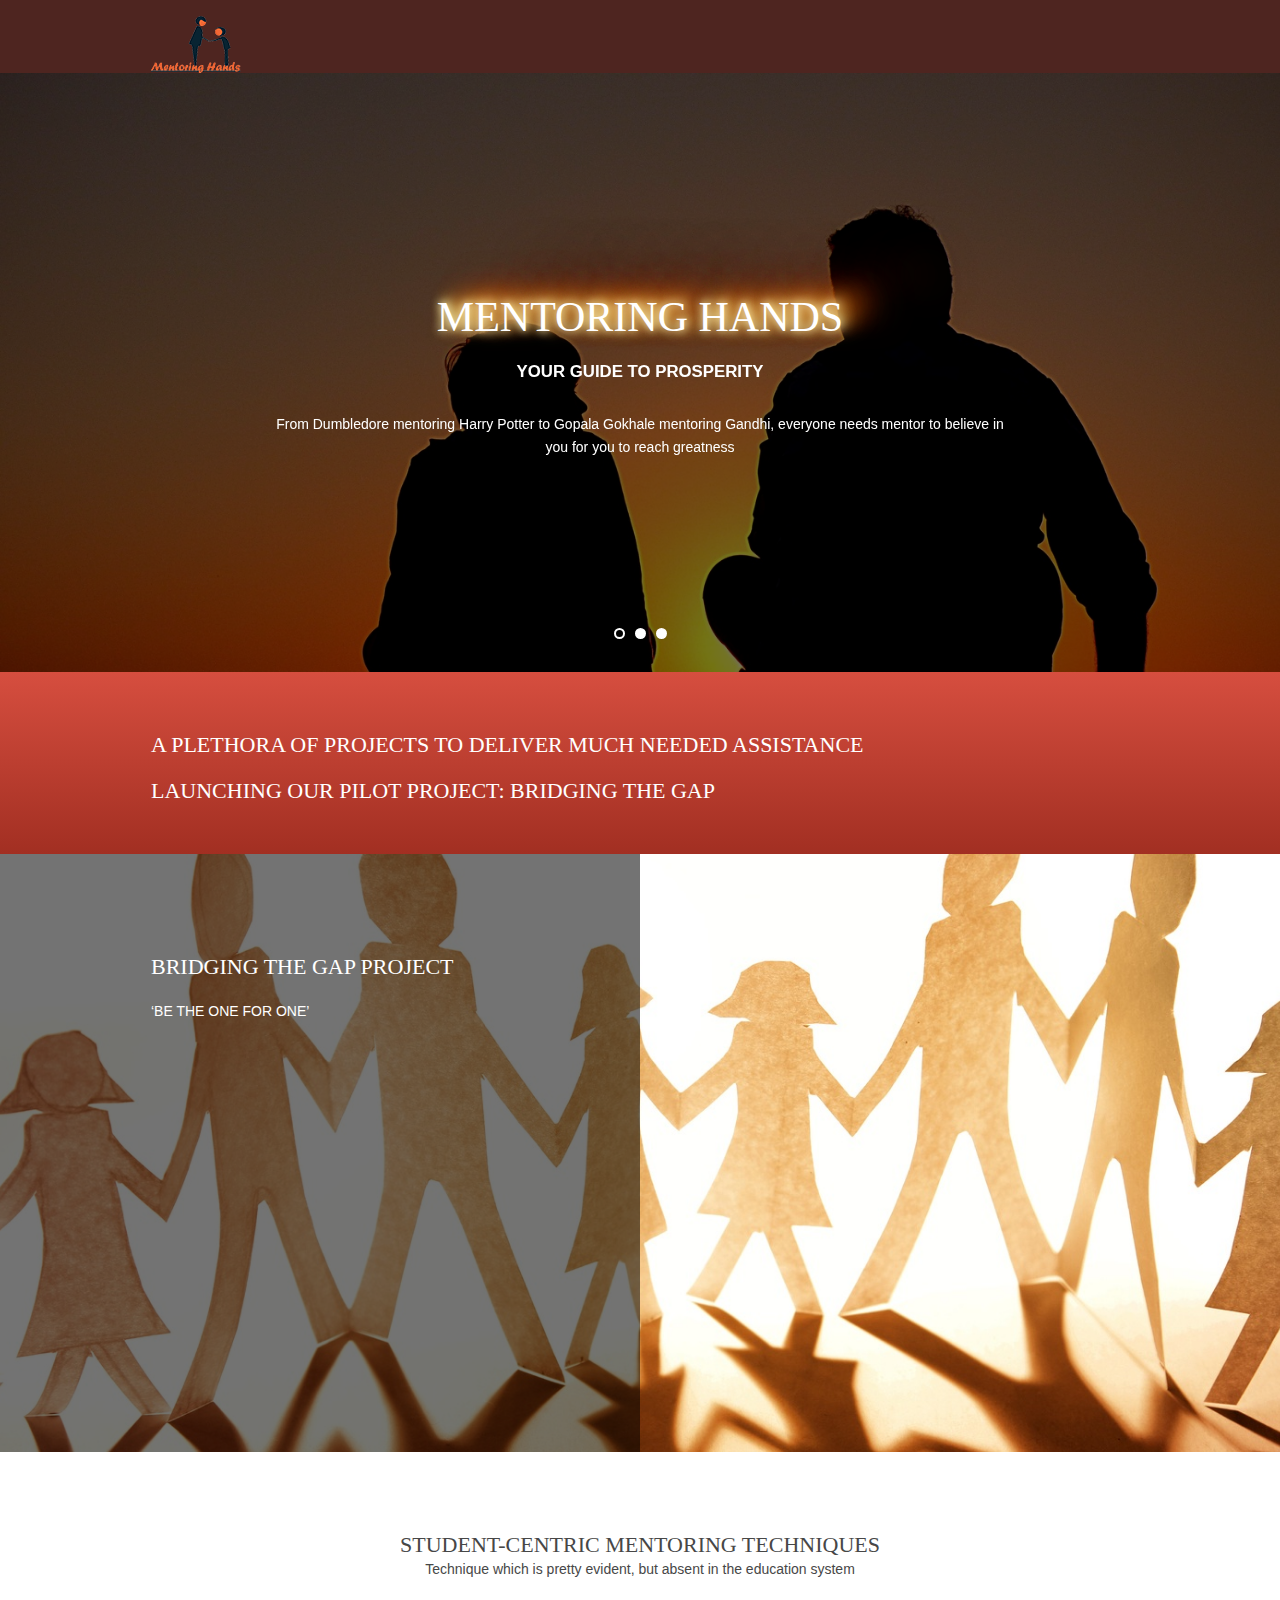
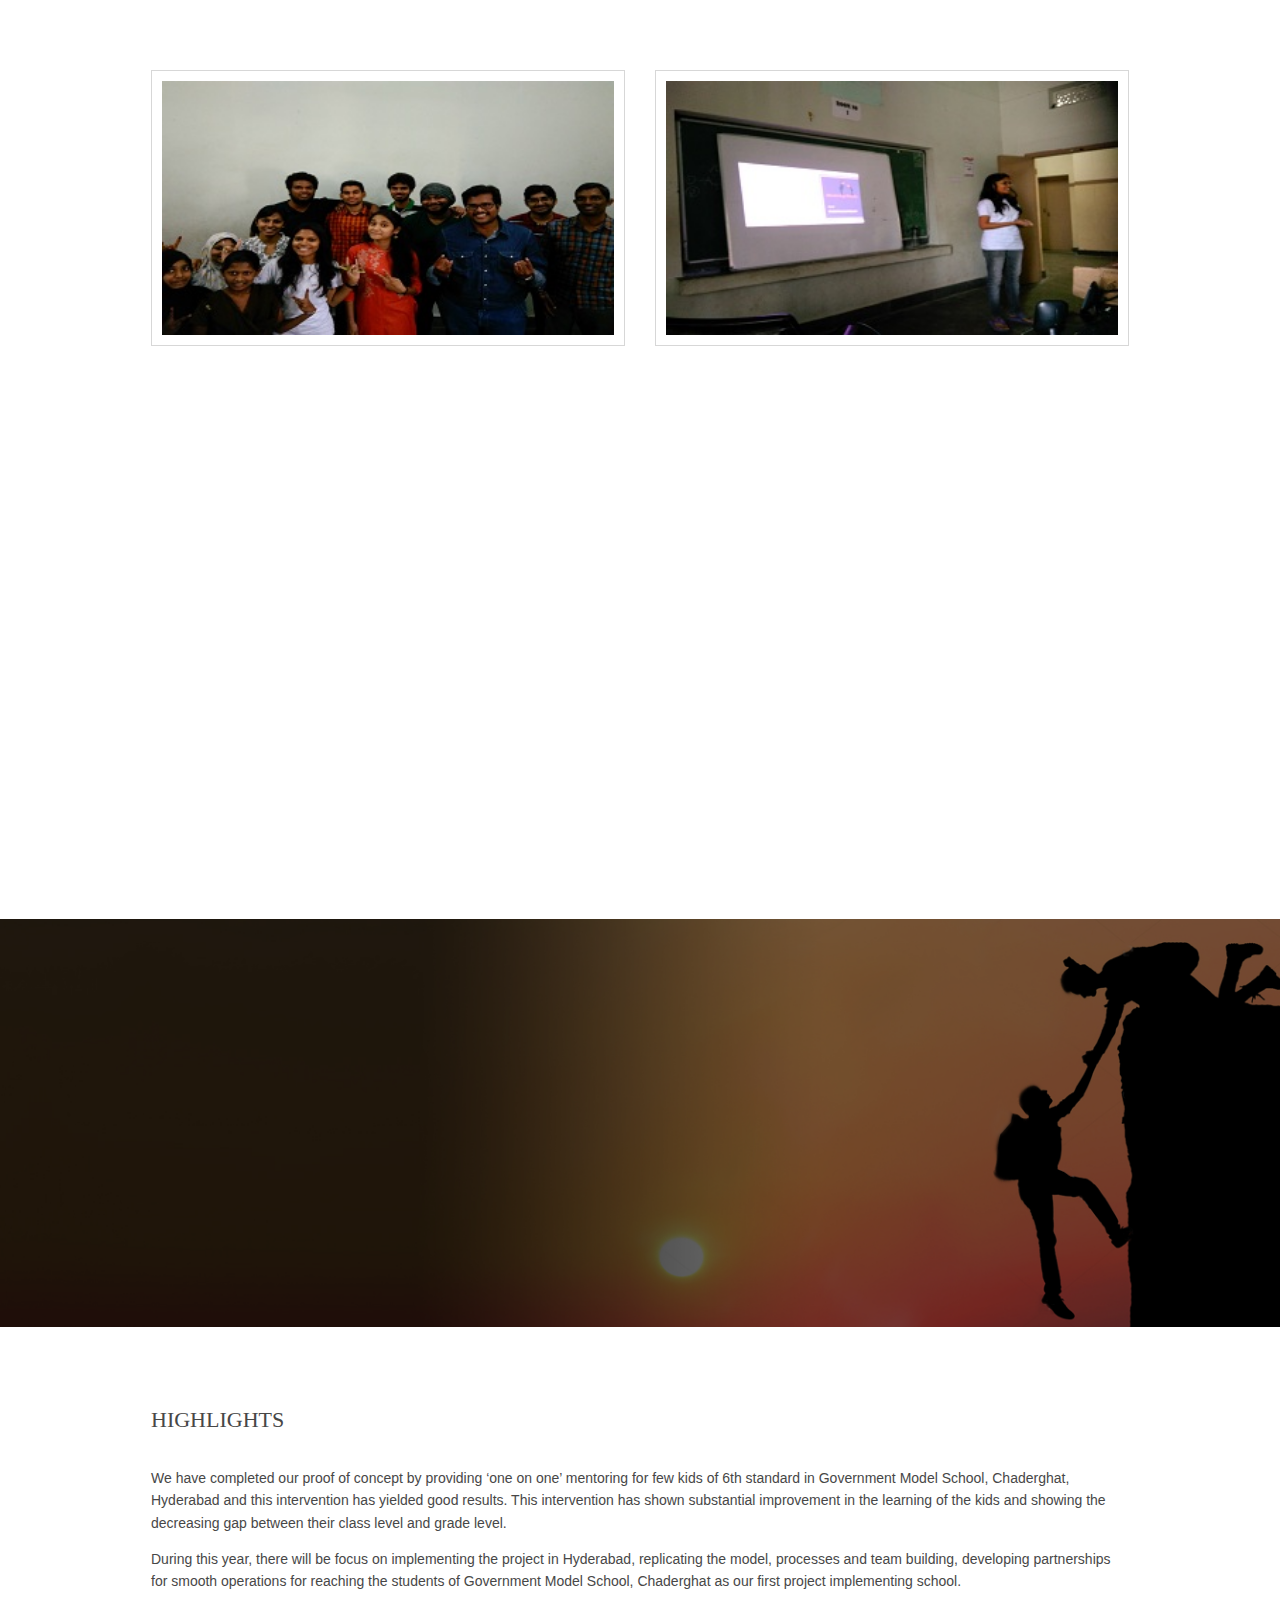
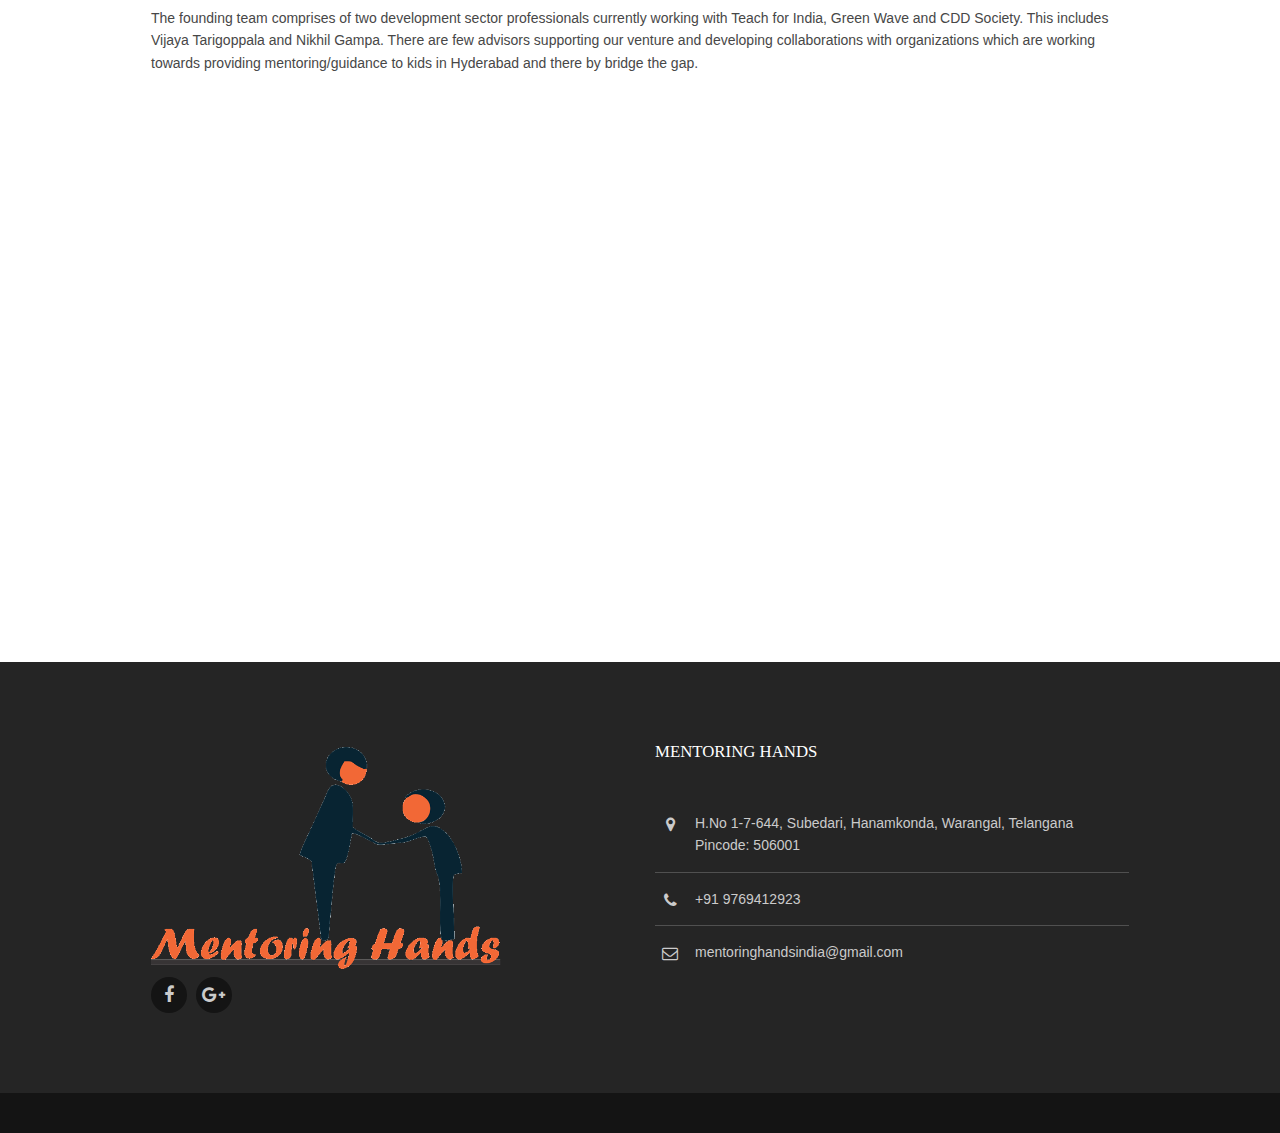
<file: index.html>
<!DOCTYPE html>
<!--
Template Name: Exative
Author: <a href="http://www.os-templates.com/">OS Templates</a>
Author URI: http://www.os-templates.com/
Licence: Free to use under our free template licence terms
Licence URI: http://www.os-templates.com/template-terms
-->
<html>
<head>
<title>Mentoring Hands</title>

<link rel="icon" 
      type="image/png" 
      href="images/demo/logo_title.png">

<meta charset="utf-8">
<meta name="viewport" content="width=device-width, initial-scale=1.0, maximum-scale=1.0, user-scalable=no">
<link href="layout/styles/layout.css" rel="stylesheet" type="text/css" media="all">
<link href="layout/styles/animate.css" rel="stylesheet" type="text/css" media="all">

</head>
<body id="top">
<!-- ################################################################################################ -->
<!-- ################################################################################################ -->
<!-- ################################################################################################ -->
<!--<div class="wrapper row0">
  <div id="topbar" class="hoc clear"> 
    <div class="fl_left">
      <ul>
        <li><i class="fa fa-phone"></i> +91 9769412923</li>
        <li><i class="fa fa-envelope-o"></i> mentoringhandsindia@gmail.com</li>
      </ul>
    </div>
    <div class="fl_right">
      <ul>
        <li><a href="#"><i class="fa fa-lg fa-home"></i></a></li>
        <li><a href="#">Login</a></li>
        <li><a href="#">Register</a></li>
      </ul>
    </div>
  </div>
</div> -->
<!-- ################################################################################################ -->
<!-- ################################################################################################ -->
<!-- ################################################################################################ -->
<div class="wrapper row1">
  <header id="header" class="hoc clear"> 
    <!-- ################################################################################################ -->
    <div id="logo" class="fl_left"><a href="index.html">
      <h1 class="wow flipInY" data-wow-duration="2s"><img src="images/demo/logo_small_top.png"></h1>
      <!--<h1>Mentoring Hands</h1>--></a>
    </div>
    <!--<nav id="mainav" class="fl_right">
      <ul class="clear">
        <li class="active"><a href="index.html">Home</a></li>
        <li><a class="drop" href="#">Pages</a>
          <ul>
            <li><a href="pages/gallery.html">Gallery</a></li>
            <li><a href="pages/full-width.html">Full Width</a></li>
            <li><a href="pages/sidebar-left.html">Sidebar Left</a></li>
            <li><a href="pages/sidebar-right.html">Sidebar Right</a></li>
            <li><a href="pages/basic-grid.html">Basic Grid</a></li>
          </ul>
        </li>
        <li><a class="drop" href="#">Dropdown</a>
          <ul>
            <li><a href="#">Level 2</a></li>
            <li><a class="drop" href="#">Level 2 + Drop</a>
              <ul>
                <li><a href="#">Level 3</a></li>
                <li><a href="#">Level 3</a></li>
                <li><a href="#">Level 3</a></li>
              </ul>
            </li>
            <li><a href="#">Level 2</a></li>
          </ul>
        </li>
        <li><a href="#">Link Text</a></li>
        <li><a href="#">Link Text</a></li>
      </ul>
    </nav> -->
    <!-- ################################################################################################ -->
  </header>
</div>
<!-- ################################################################################################ -->
<!-- ################################################################################################ -->
<!-- ################################################################################################ -->
<div class="bgded overlay" style="background-image:url('images/demo/backgrounds/01.jpg');">
  <div id="pageintro" class="hoc clear"> 
    <h3 class="burning wow flip" data-wow-duration="3s">Mentoring Hands</h3>
    <!-- ################################################################################################ -->
    <div class="flexslider basicslider">
      <ul class="slides">
        <li>
          <article>
            <!--<h3 class="heading">Mentoring Hands</h3>-->
            <p class="font-x1 uppercase bold">Your Guide to Prosperity</p>
            <p class="type-me">From Dumbledore mentoring Harry Potter to Gopala Gokhale mentoring Gandhi, everyone needs mentor to believe in you for you to reach greatness</p>
            
            <!--<footer>
              <ul class="nospace inline pushright">
                <li><a class="btn" href="#">Feugiat tellus</a></li>
                <li><a class="btn inverse" href="#">Tristique ornare</a></li>
              </ul>
            </footer>-->
          </article>
        </li>
        <li>
          <article>
            <!--<h3 class="heading">Efficitur etiam consectetur</h3>-->
            <p class="font-x1 uppercase bold">Community for Gaining Expert Guidance</p>
            <p class="type-me">Mentoring Hands is a platform connecting individuals in need of mentoring in a specific domain to individuals who have expertise and experience in the same</p>      
            <!--<footer>
              <ul class="nospace inline pushright">
                <li><a class="btn" href="#">Orci venenatis</a></li>
                <li><a class="btn inverse" href="#">Hendrerit quam</a></li>
              </ul>
            </footer>-->
          </article>
        </li>
        <li>
          <article>
            <!--<h3 class="heading">Facilisis nullam ornare</h3>-->
            <p class="font-x1 uppercase bold">A Global Mentoring Social Network</p>
            <p class="type-me">Ultimate aim to create a global network of individuals who can mutually benefit from each other</p>
            
            <!--<footer>
              <ul class="nospace inline pushright">
                <li><a class="btn" href="#">Turpis curabitur</a></li>
                <li><a class="btn inverse" href="#">Hendrerit feugiat</a></li>
              </ul>
            </footer>-->
          </article>
        </li>
      </ul>
    </div>
    <!-- ################################################################################################ -->
  </div>
</div>
<!-- ################################################################################################ -->
<!-- ################################################################################################ -->
<!-- ################################################################################################ -->
<div class="wrapper coloured">
  <article class="hoc cta clear"> 
    <!-- ################################################################################################ -->
    <h6 class="wow bounceInUp">A Plethora of projects to deliver much needed Assistance</h6>
    <h6 class="wow bounceInUp" data-wow-delay="0.2s">Launching our Pilot project: BRIDGING THE GAP</h6>
    <!--<footer class="one_quarter"><a class="btn" href=data-wow-delay="0.35s""#">Condimentum nulla &raquo;</a></footer>-->
    <!-- ################################################################################################ -->
  </article>
</div>
<!-- ################################################################################################ -->
<!-- ################################################################################################ -->
<!-- ################################################################################################ -->
<div class="wrapper bgded" style="background-image:url('images/demo/backgrounds/04.jpg');">
  <div class="hoc split clear">
    <section class="first"> 
      <!-- ################################################################################################ -->
      <!--<p class="nospace font-xs">Pulvinar scelerisque suscipit</p>-->
      <h6 class="heading wow rotateInDownLeft" data-wow-delay="0.3s">Bridging the Gap Project</h6>
      <p class="btmspace-15 wow rotateInUpRight" data-wow-delay="0.3s">‘BE THE ONE FOR ONE’</p>
      <p class="btmspace-30 wow rotateInDownLeft" data-wow-delay="0.5s">The learning outcomes from a Government school are slightly less than that of a private school not just because of how teachers operate in the school but also how teachers neglect identifying and giving special attention to those kids. As Government schools give free education and take in lot of admissions, the teacher–student ratio is disturbed.</p>
      <p class="btmspace-15 wow rotateInUpRight" data-wow-delay="0.7s">As per RTE (Right to Education Act), there should be one teacher teaching 30 students. But in most of the government schools, the students are 50 to 60 hence drastically reducing the attention required. Also, kids, coming from a very low income background, do not get any help from their parents in their studies as most of their parents are illiterate.</p>
      <!-- <ul class="fa-ul">
        <li><i class="fa-li fa fa-check-circle"></i> Do you know why most of us are not ready to join or do not encourage educating the kids from a Government school?</li>
        <li><i class="fa-li fa fa-check-circle"></i> Do you know why the learning outcomes from a Government school are slightly less than that of a private school?</li>
        <li><i class="fa-li fa fa-check-circle"></i> Enim tempus gravida elementum sodales</li>
      </ul> -->
      <!-- ################################################################################################ -->
    </section>
  </div>
</div>
<!-- ################################################################################################ -->
<!-- ################################################################################################ -->
<!-- ################################################################################################ -->
<div class="wrapper row3">
  <main class="hoc container clear"> 
    <!-- main body -->
    <!-- ################################################################################################ -->
    <div class="sectiontitle center">
      <h6 class="heading">Student-centric Mentoring Techniques</h6>
      <p>Technique which is pretty evident, but absent in the education system</p>
    </div>
    <div class="clear">
      <div>
      <img class="inspace-10 btmspace-80 upspace-10 borderedbox one_half first" src="images/demo/photo1.jpg" alt="">
        <img class="inspace-10 btmspace-80 upspace-10 borderedbox one_half" src="images/demo/photo2.jpg" alt=""></div>

        <ul class="nospace group">
          <li class="one_third first wow zoomIn">
            <article>
              <h6 class="heading font-x1">The WHY</h6>
              <p>The current education scenario in India is facing challenges and the stake is even higher in the government school education.</p>
              <ul class="fa-ul">
                <li><i class="fa-li fa fa-check-circle"></i> Low teacher to student ratio</li>
                <li><i class="fa-li fa fa-check-circle"></i> Existence of unofficial ‘No detention policy’ upto high school</li>
                <li><i class="fa-li fa fa-check-circle"></i> Grade level is mismatched with existing class of student</li>
                <li><i class="fa-li fa fa-check-circle"></i> Poor quality English and arithmetic foundation </li>
                <li><i class="fa-li fa fa-check-circle"></i> Increase in drop-out among kids with learning issues</li>
                <li><i class="fa-li fa fa-check-circle"></i> Kids get into some small errands for the survival of their family/get married.</li>
              </ul>
           
            </article>
          </li>
          <li class="one_third wow zoomIn" data-wow-delay="0.3s">
            <article>
              <h6 class="heading font-x1">The HOW</h6>
              <p>We ‘Bridge the Gap’ that exists in the kids by providing ‘One on One’ mentoring through mentor who is matched with the kid based on the skills, personality and location of the mentor.</p>
              <ul class="fa-ul">
                <li><i class="fa-li fa fa-check-circle"></i> The mentor is provided with the initial capacity building training</li>
                <li><i class="fa-li fa fa-check-circle"></i> We develop in-house modules for the kids based on background of the kids</li>
                <li><i class="fa-li fa fa-check-circle"></i> Constantly track the progress made in the kid with the help of mentor</li>
                <li><i class="fa-li fa fa-check-circle"></i> Building up the kid’s foundations in english and mathematics with the help of individual exercises etc</li>
                <li><i class="fa-li fa fa-check-circle"></i> Provide emotional support to the kids through times of change and help them to decide what to do next.</li>
              </ul>
           
            </article>
          </li>
          <li class="one_third wow zoomIn" data-wow-delay="0.6s">
            <article>
              <h6 class="heading font-x1">The WHAT</h6>
              <p>We provide regular support on a one on one basis to the kids studying in government school and mentor them to achieve greater independence in academics. </p>
              <ul class="fa-ul">
                <li><i class="fa-li fa fa-check-circle"></i> Bring the kid to the current grade level and improve their learning ability.</li>
                <li><i class="fa-li fa fa-check-circle"></i> Help the kids in realizing and achieving their personal aspirations and goals.</li>
                <li><i class="fa-li fa fa-check-circle"></i> This mentoring support also provides a fantastic learning and development opportunity for the mentors who wish to gain experience in the education sector by working at the grassroots by being the change they wish to see and be. </li>
              </ul>
            </article>
          </li>
        </ul>
      </div>
      
    </div>
    <!-- ################################################################################################ -->
    <!-- / main body -->
    <div class="clear"></div>
  </main>
</div>
<!-- ################################################################################################ -->
<!-- ################################################################################################ -->
<!-- ################################################################################################ -->
<div class="wrapper bgded overlay" style="background-image:url('images/demo/backgrounds/03.jpg');">
  <div id="testimonial" class="hoc container clear"> 
    <!-- ################################################################################################ -->
    <blockquote class="wow pulse" data-wow-iteration="2">Do not train a child to learn by force or harshness; but direct them to it by what amuses their minds, so that you may be better able to discover with accuracy the peculiar bent of the genius of each.</blockquote>
    <figure class="wow pulse" data-wow-iteration="2"><img class="circle" src="images/demo/60x60plato.jpg" alt="">
      <figcaption><strong>Plato</strong><br></figcaption>
    </figure>
    <!-- ################################################################################################ -->
  </div>
</div>
<!-- ################################################################################################ -->
<!-- ################################################################################################ -->
<!-- ################################################################################################ -->
<div class="wrapper row3">
  <section class="hoc container clear"> 
    <!-- ################################################################################################ -->
      <h6 class="heading">Highlights</h6>
      <div class="group latest">
      <p>We have completed our proof of concept by providing ‘one on one’ mentoring for few kids of 6th standard in Government Model School, Chaderghat, Hyderabad and this intervention has yielded good results. This intervention has shown substantial improvement in the learning of the kids and showing the decreasing gap between their class level and grade level.</p>
      <p>During this year, there will be focus on implementing the project in Hyderabad, replicating the model, processes and team building, developing partnerships for smooth operations for reaching the students of Government Model School, Chaderghat as our first project implementing school.</p> 
      <p>The founding team comprises of two development sector professionals currently working with Teach for India, Green Wave and CDD Society. This includes Vijaya Tarigoppala and Nikhil Gampa. There are few advisors supporting our venture and developing collaborations with organizations which are working towards providing mentoring/guidance to kids in Hyderabad and there by bridge the gap.</p>
      </div>
      <div class="founders upspace-20">
      <a class="rounded" href="http://www.facebook.com/nikhil.nit"><img class="one_half first wow zoomIn" src="images/demo/nikhil.jpg"></a>
      <a class="rounded" href="http://www.facebook.com/vijaya.vijju.94"><img class="one_half wow zoomIn" data-wow-delay="0.5s" src="images/demo/vijaya.jpg"></a>
      </div>
    <!-- ################################################################################################ -->
  </section>
</div>
<!-- ################################################################################################ -->
<!-- ################################################################################################ -->
<!-- ################################################################################################ -->
<div class="wrapper row4">
  <footer id="footer" class="hoc clear"> 
    <!-- ################################################################################################ -->
    <div class="one_half first">
      <img src="images/demo/logo_medium.png">
      <!--
      <h6 class="heading">Mentoring Hands</h6>

      <nav>
        <ul class="nospace">
          <li><a href="#"><i class="fa fa-lg fa-home"></i></a></li>
          <li><a href="#">About</a></li>
          <li><a href="#">Contact</a></li>
          <li><a href="#">Terms</a></li>
          <li><a href="#">Privacy</a></li>
          <li><a href="#">Cookies</a></li>
          <li><a href="#">Disclaimer</a></li>
          <li><a href="#">Online Shop</a></li>
          <li><a href="#">Sitemap</a></li>
        </ul>
      </nav>-->
      <ul class="faico clear">
        <li><a class="faicon-facebook" href="https://facebook.com/mentoringhands/"><i class="fa fa-facebook"></i></a></li>
        <!--<li><a class="faicon-twitter" href="#"><i class="fa fa-twitter"></i></a></li>
        <li><a class="faicon-linkedin" href="#"><i class="fa fa-linkedin"></i></a></li>-->
        <li><a class="faicon-google-plus" href="Mentoringhandsindia@gmail.com"><i class="fa fa-google-plus"></i></a></li>
      </ul>
    </div>
    <div class="one_half">
      <h6 class="heading">Mentoring Hands</h6>
      <ul class="nospace linklist contact">
        <li><i class="fa fa-map-marker"></i>
          <address>
          H.No 1-7-644, Subedari, Hanamkonda, Warangal, Telangana Pincode: 506001
          </address>
        </li>
        <li><i class="fa fa-phone"></i> +91 9769412923</li>
        <li><i class="fa fa-envelope-o"></i> mentoringhandsindia@gmail.com</li>
      </ul>
    </div>
    <!--<div class="one_third">
      <h6 class="heading">Mentoring Hands6>
      <form method="post" action="#">
        <fieldset>
          <legend>Newsletter:</legend>
          <input class="btmspace-15" type="text" value="" placeholder="Name">
          <input class="btmspace-15" type="text" value="" placeholder="Email">
          <button type="submit" value="submit">Submit</button>
        </fieldset>
      </form>
    </div>-->
    <!-- ################################################################################################ -->
  </footer>
</div>
<!-- ################################################################################################ -->
<!-- ################################################################################################ -->
<!-- ################################################################################################ -->
<div class="wrapper row5">
  <div id="copyright" class="hoc clear"> 
    <!-- ###############################################################################################
    <p class="fl_left">Copyright &copy; 2016 - All Rights Reserved - <a href="#">Domain Name</a></p>
    <p class="fl_right">Template by <a target="_blank" href="http://www.os-templates.com/" title="Free Website Templates">OS Templates</a></p>
     ################################################################################################ -->
  </div>
</div>
<!-- ################################################################################################ -->
<!-- ################################################################################################ -->
<!-- ################################################################################################ -->
<a id="backtotop" href="#top"><i class="fa fa-chevron-up"></i></a>
<!-- JAVASCRIPTS -->
<!-- <script>
$(document).ready(function() 
{
    $('.burning').burn();});
</script> -->


<script src="layout/scripts/jquery.min.js"></script>
<script src="layout/scripts/jquery.backtotop.js"></script>
<script src="layout/scripts/jquery.mobilemenu.js"></script>
<script src="layout/scripts/jquery.flexslider-min.js"></script>
<script src="http://ajax.googleapis.com/ajax/libs/jquery/1.11.3/jquery.min.js"></script>
<script src="js/wow.min.js"></script>
<script src="js/wow_active.js"></script>
<script src="js/burn-master/jquery.burn.js"></script>
<script src="js/head_burn.js"></script>
</body>
</html>
</file>
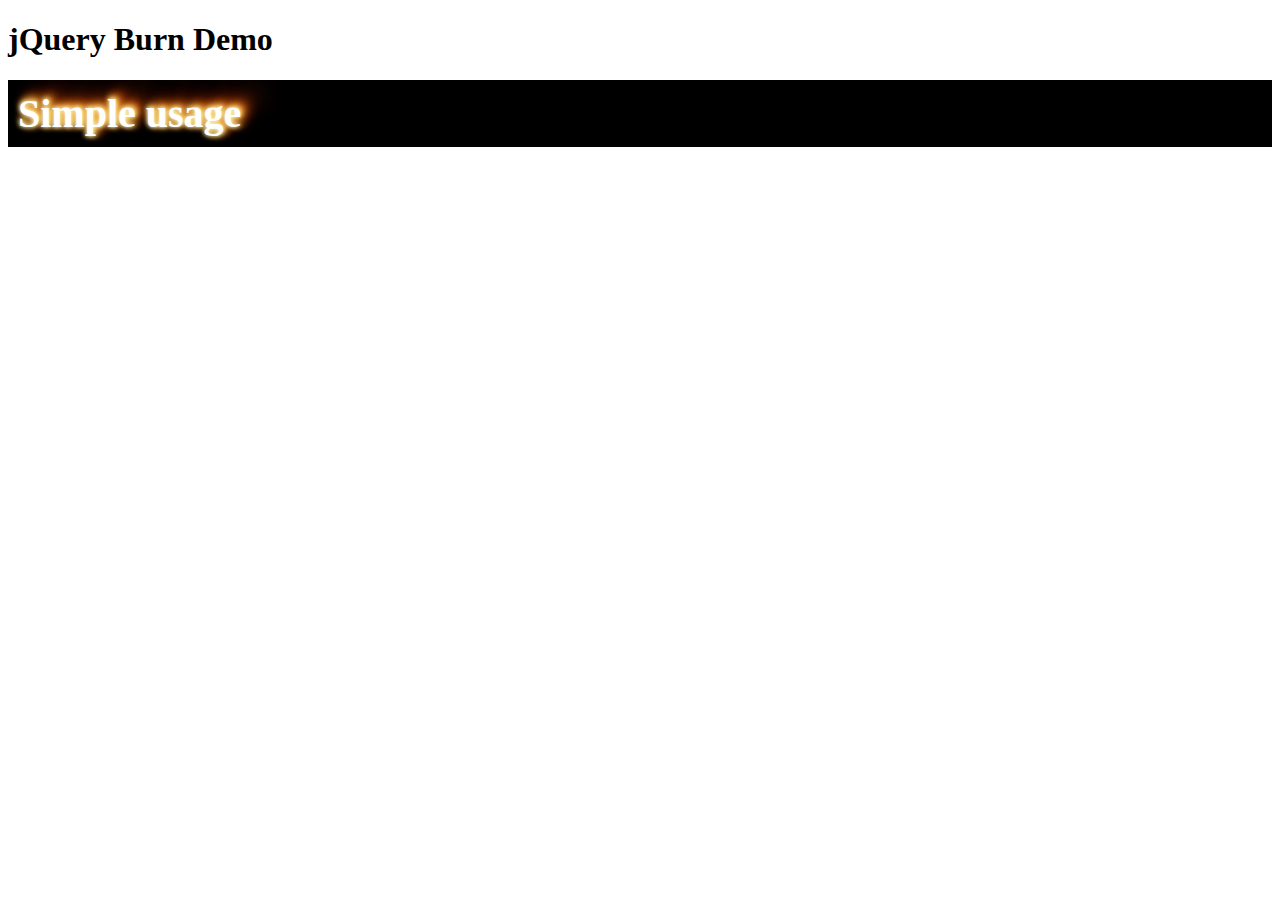
<file: js/burn-master/demo/index.html>
<!DOCTYPE html>
<html lang="en">
  <head>
    <title>jQuery Burn Demo</title>

    <meta charset="utf-8">
    <meta name="viewport" content="width=device-width, initial-scale=1.0">
    <meta name="description" content="A jquery plugin to add a burning effect to text">
    <meta name="author" content="Kevin Attfield">

    <link href="css/style.css" rel="stylesheet">
  </head>
  <body>
    <h1>jQuery Burn Demo</h1>
    <p class="burn-holder"><span class="burning">Simple usage</span></p>

    <script src="http://ajax.googleapis.com/ajax/libs/jquery/1.8.2/jquery.min.js"></script>
    <script>
    if(typeof jQuery === 'undefined'){
      document.write(unescape("%3Cscript%20src%3D%27assets/jquery/jquery.js%27%3E%3C/script%3E"));
    }
    </script>
    <script src="js/jquery.burn.min.js"></script>
    <script src="js/scripts.js"></script>
  </body>
</html>
</file>
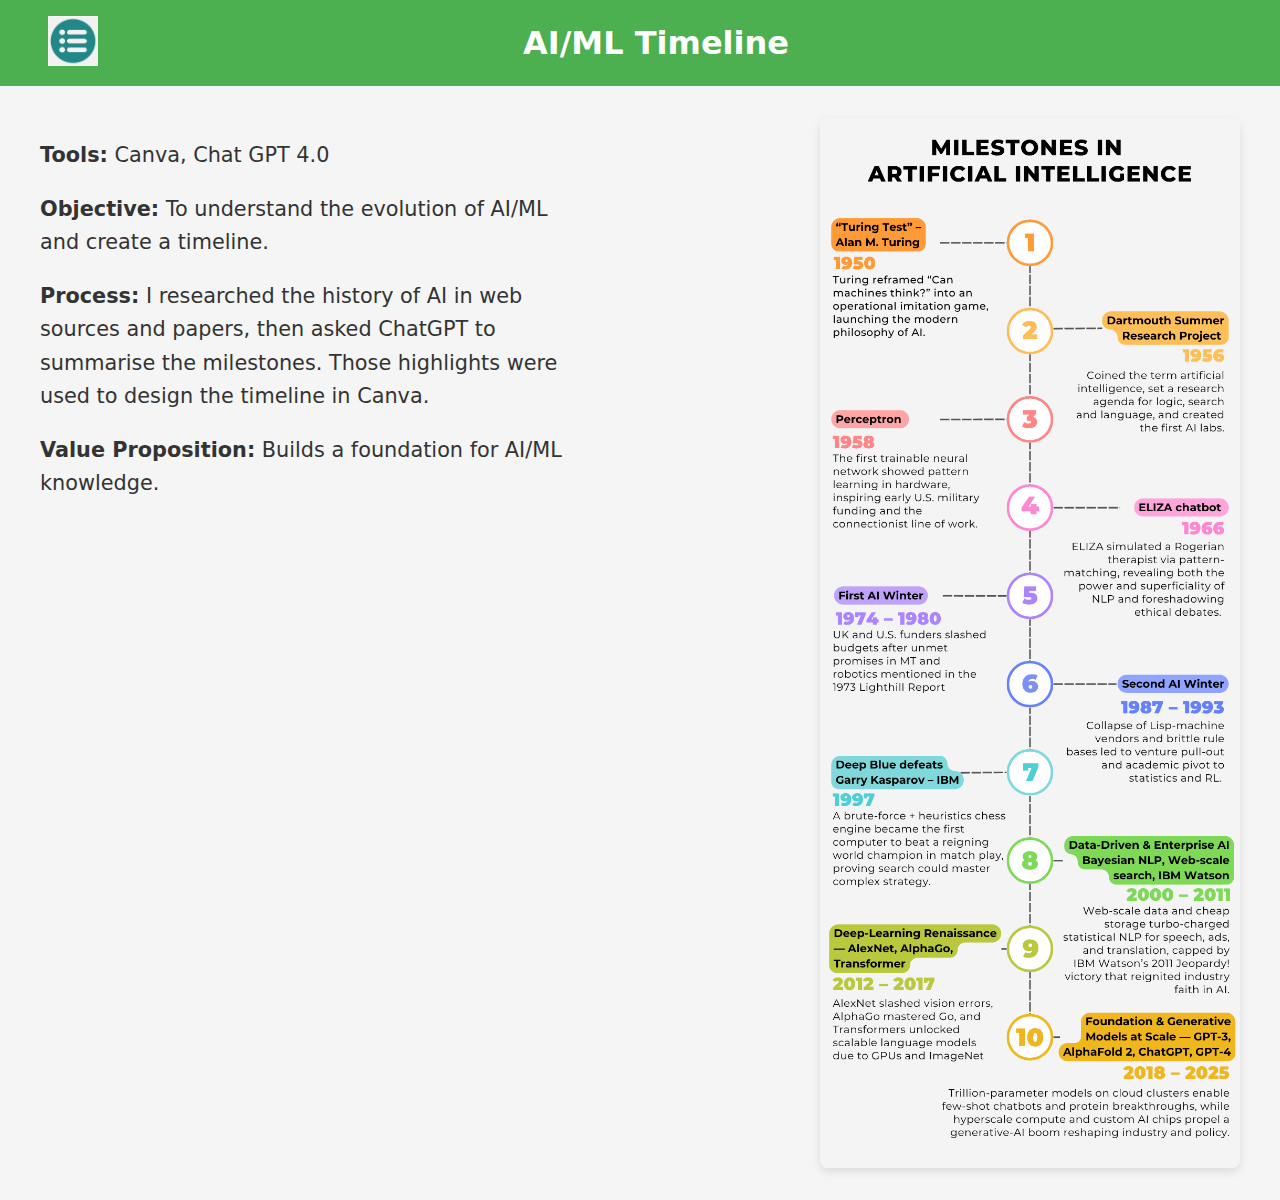
<file: _layouts/week1.html>
<!doctype html>
<html lang="en">
<head>
  <meta charset="utf-8">
  <title>AI / ML Timeline | Sanjana Mohapatra</title>
  <meta name="viewport" content="width=device-width, initial-scale=1">
  <style>
    :root{ --accent:#4caf50; }

    body{
      font-family:system-ui,sans-serif;
      margin:0;
      background:#f5f5f5;
      min-height:100vh;
      display:flex;
      flex-direction:column;
    }

    /* header */
    header{
      background:var(--accent);
      color:#fff;
      width:100%;
      padding:1.5rem 1rem;
      display:flex;
      align-items:center;
      justify-content:center;
      position:relative;
    }
    header h1{ margin:0;font-size:2rem;text-align:center; }

    /* dropdown wrapper */
    .dropdown{
      position:absolute;
      left:3rem;
      top:50%;
      transform:translateY(-50%);
    }
    .home-btn img{
      width:50px;height:50px;cursor:pointer;
    }

    /* menu */
    .dropdown-menu{
      display:none;
      position:absolute;
      top:60px;left:0;
      width:220px;
      background:#fff;
      border:1px solid #ddd;
      box-shadow:0 4px 10px rgba(0,0,0,.1);
      padding:.75rem;
      border-radius:4px;
      z-index:10;
    }
    .dropdown-menu a{
      display:block;
      padding:.45rem 0;
      color:#333;
      text-decoration:none;
      font-size:1rem;
    }
    .dropdown-menu a:hover{ text-decoration:underline; }
    .dropdown-menu.open{ display:block; }

    /* main content */
    .content{
      display:flex;
      flex-wrap:wrap;
      max-width:1200px;
      margin:2rem auto;
      padding:0 1rem;
      gap:15rem;
    }
    .text{
      flex:2 1 300px;
      font-size:1.3rem;
      line-height:1.6;
      color:#333;
    }
    .photo{
      flex:1 1 300px;
      display:flex;
      justify-content:center;
      align-items:flex-start;
    }
    .photo img{
      width:100%;
      max-width:1000px;
      border-radius:8px;
      object-fit:cover;
      box-shadow:0 4px 10px rgba(0,0,0,.1);
    }
  </style>
</head>
<body>

  <!-- header with home dropdown -->
  <header>
    <div class="dropdown">
      <!-- icon just toggles menu -->
      <a class="home-btn" href="#">
        <img src="../assets/img/home.png" alt="Home">
      </a>

      <div class="dropdown-menu">
        <a href="../index.html">Home</a>
        <a href="about.html">About Me</a>
        <a href="week1.html">Week 1 Artifact</a>
        <a href="week2.html">Week 2 Artifact</a>
        <a href="week3.html">Week 3 Artifact</a>
        <a href="week4.html">Week 4 Artifact</a>
      </div>
    </div>

    <h1>AI/ML Timeline</h1>
  </header>

  <main class="content">
    <div class="text">
      <p><b>Tools:</b> Canva, Chat GPT 4.0</p>
      <p><b>Objective:</b> To understand the evolution of AI/ML and create a timeline.</p>
      <p><b>Process:</b> I researched the history of AI in web sources and papers, then asked ChatGPT to summarise the milestones. Those highlights were used to design the timeline in Canva.</p>
      <p><b>Value Proposition:</b> Builds a foundation for AI/ML knowledge.</p>
    </div>

    <div class="photo">
      <img src="../assets/img/timeline.png" alt="AI/ML Timeline">
    </div>
  </main>

  <script>
    /* dropdown logic */
    const dropdown = document.querySelector('.dropdown');
    const menu     = document.querySelector('.dropdown-menu');
    const toggle   = document.querySelector('.home-btn');

    toggle.addEventListener('click', e=>{
      e.preventDefault();
      menu.classList.toggle('open');
    });

    document.addEventListener('click', e=>{
      if(!dropdown.contains(e.target)){
        menu.classList.remove('open');
      }
    });
  </script>
</body>
</html>
</file>
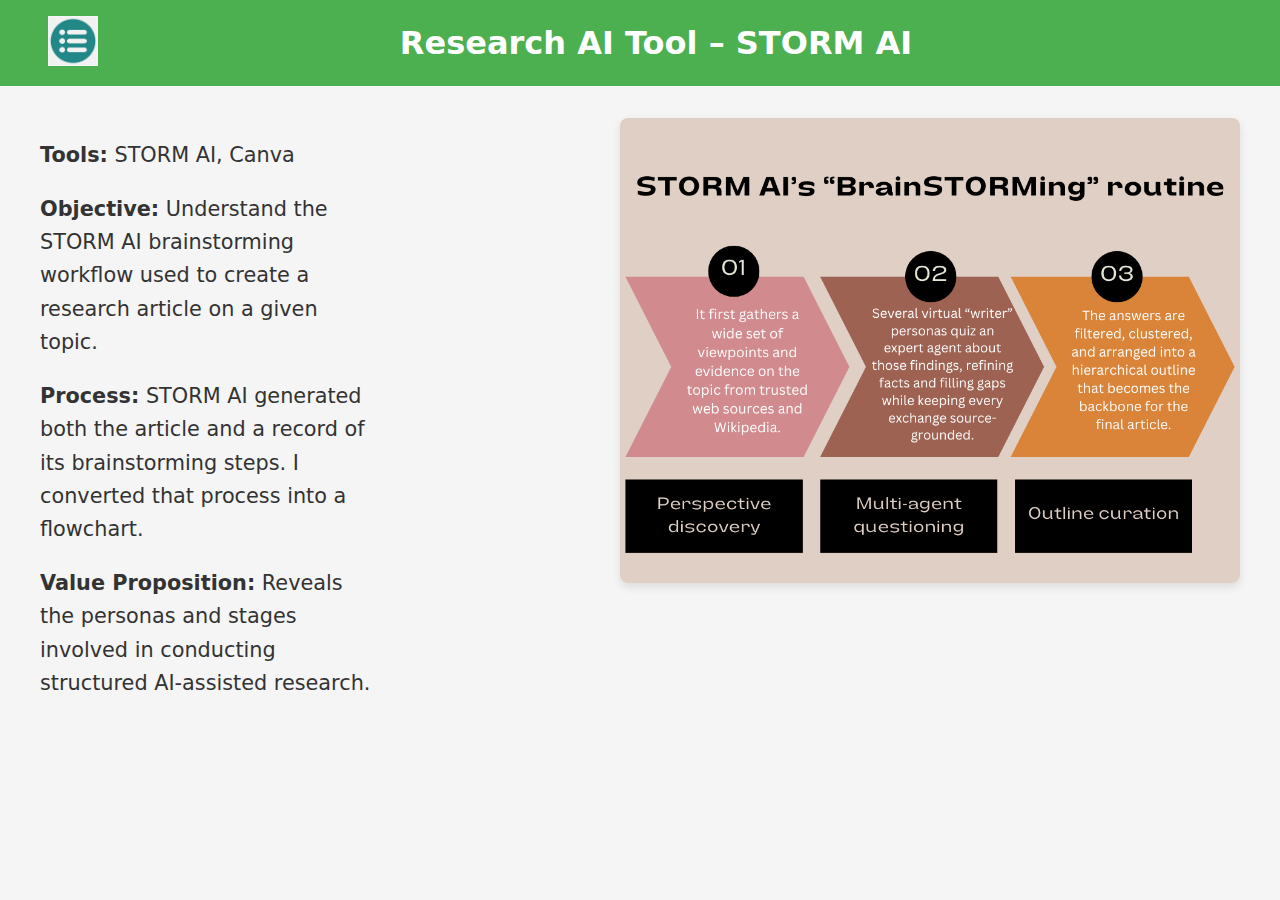
<file: _layouts/week2.html>
<!doctype html>
<html lang="en">
<head>
  <meta charset="utf-8">
  <title>Research AI Tool – STORM AI | Sanjana Mohapatra</title>
  <meta name="viewport" content="width=device-width, initial-scale=1">
  <style>
    :root{ --accent:#4caf50; }

    body{
      font-family:system-ui,sans-serif;
      margin:0;
      background:#f5f5f5;
      min-height:100vh;
      display:flex;
      flex-direction:column;
    }

    /* header */
    header{
      background:var(--accent);
      color:#fff;
      width:100%;
      padding:1.5rem 1rem;
      display:flex;
      align-items:center;
      justify-content:center;
      position:relative;
    }
    header h1{ margin:0;font-size:2rem;text-align:center; }

    /* dropdown wrapper */
    .dropdown{
      position:absolute;
      left:3rem;
      top:50%;
      transform:translateY(-50%);
    }
    .home-btn img{
      width:50px;height:50px;cursor:pointer;
    }

    /* menu */
    .dropdown-menu{
      display:none;
      position:absolute;
      top:60px;left:0;
      width:220px;
      background:#fff;
      border:1px solid #ddd;
      box-shadow:0 4px 10px rgba(0,0,0,.1);
      padding:.75rem;
      border-radius:4px;
      z-index:10;
    }
    .dropdown-menu a{
      display:block;
      padding:.45rem 0;
      color:#333;
      text-decoration:none;
      font-size:1rem;
    }
    .dropdown-menu a:hover{ text-decoration:underline; }
    .dropdown-menu.open{ display:block; }

    /* main content */
    .content{
      display:flex;
      flex-wrap:wrap;
      max-width:1200px;
      margin:2rem auto;
      padding:0 1rem;
      gap:15rem;
    }
    .text{
      flex:2 1 300px;
      font-size:1.3rem;
      line-height:1.6;
      color:#333;
    }
    .photo{
      flex:1 1 600px;
      display:flex;
      justify-content:center;
      align-items:flex-start;
    }
    .photo img{
      width:100%;
      max-width:1000px;
      border-radius:8px;
      object-fit:cover;
      box-shadow:0 4px 10px rgba(0,0,0,.1);
    }
  </style>
</head>
<body>

  <!-- header with home dropdown -->
  <header>
    <div class="dropdown">
      <!-- icon just toggles menu -->
      <a class="home-btn" href="#">
        <img src="../assets/img/home.png" alt="Home">
      </a>

      <div class="dropdown-menu">
        <a href="../index.html">Home</a>
        <a href="about.html">About Me</a>
        <a href="week1.html">Week 1 Artifact</a>
        <a href="week2.html">Week 2 Artifact</a>
        <a href="week3.html">Week 3 Artifact</a>
        <a href="week4.html">Week 4 Artifact</a>
      </div>
    </div>

    <h1>Research AI Tool – STORM AI</h1>
  </header>

  <main class="content">
    <div class="text">
      <p><b>Tools:</b> STORM AI, Canva</p>
      <p><b>Objective:</b> Understand the STORM AI brainstorming workflow used to create a research article on a given topic.</p>
      <p><b>Process:</b> STORM AI generated both the article and a record of its brainstorming steps. I converted that process into a flowchart.</p>
      <p><b>Value Proposition:</b> Reveals the personas and stages involved in conducting structured AI-assisted research.</p>
    </div>

    <div class="photo">
      <img src="../assets/img/STORM AI.png" alt="STORM AI flowchart">
    </div>
  </main>

  <script>
    /* dropdown logic */
    const dropdown = document.querySelector('.dropdown');
    const menu     = document.querySelector('.dropdown-menu');
    const toggle   = document.querySelector('.home-btn');

    toggle.addEventListener('click', e=>{
      e.preventDefault();          // stop "#" navigation
      menu.classList.toggle('open');
    });

    document.addEventListener('click', e=>{
      if(!dropdown.contains(e.target)){   // clicked outside
        menu.classList.remove('open');
      }
    });
  </script>
</body>
</html>
</file>
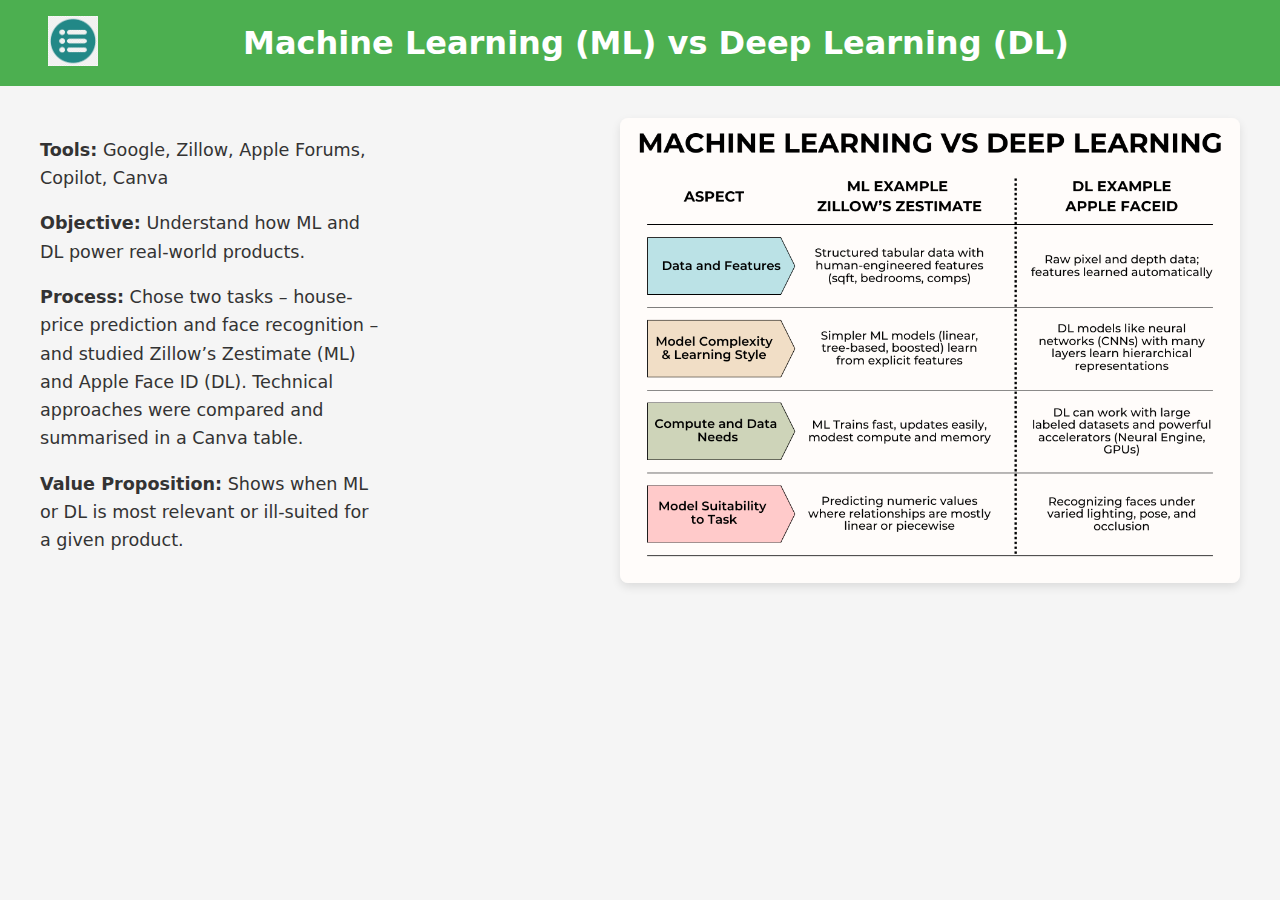
<file: _layouts/week3.html>
<!doctype html>
<html lang="en">
<head>
  <meta charset="utf-8">
  <title>ML vs DL – Week 3 Artifact | Sanjana Mohapatra</title>
  <meta name="viewport" content="width=device-width, initial-scale=1">
  <style>
    :root{ --accent:#4caf50; }

    body{
      font-family:system-ui,sans-serif;
      margin:0;
      background:#f5f5f5;
      min-height:100vh;
      display:flex;
      flex-direction:column;
    }

    /* header */
    header{
      background:var(--accent);
      color:#fff;
      width:100%;
      padding:1.5rem 1rem;
      display:flex;
      align-items:center;
      justify-content:center;
      position:relative;
    }
    header h1{ margin:0;font-size:2rem;text-align:center; }

    /* dropdown wrapper */
    .dropdown{
      position:absolute;
      left:3rem;
      top:50%;
      transform:translateY(-50%);
    }
    .home-btn img{
      width:50px;
      height:50px;
      cursor:pointer;
    }

    /* menu */
    .dropdown-menu{
      display:none;
      position:absolute;
      top:60px;left:0;
      width:220px;
      background:#fff;
      border:1px solid #ddd;
      box-shadow:0 4px 10px rgba(0,0,0,.1);
      padding:.75rem;
      border-radius:4px;
      z-index:10;
    }
    .dropdown-menu a{
      display:block;
      padding:.45rem 0;
      color:#333;
      text-decoration:none;
      font-size:1rem;
    }
    .dropdown-menu a:hover{ text-decoration:underline; }
    .dropdown-menu.open{ display:block; }

    /* main content */
    .content{
      display:flex;
      flex-wrap:wrap;
      max-width:1200px;
      margin:2rem auto;
      padding:0 1rem;
      gap:15rem;
    }
    .text{
      flex:2 1 300px;
      font-size:1.1rem;
      line-height:1.6;
      color:#333;
    }
    .photo{
      flex:1 1 600px;
      display:flex;
      justify-content:center;
      align-items:flex-start;
    }
    .photo img{
      width:100%;
      max-width:1000px;
      border-radius:8px;
      object-fit:cover;
      box-shadow:0 4px 10px rgba(0,0,0,.1);
    }
  </style>
</head>
<body>

  <!-- header with home dropdown -->
  <header>
    <div class="dropdown">
      <!-- icon just toggles menu -->
      <a class="home-btn" href="#">
        <img src="../assets/img/home.png" alt="Home">
      </a>

      <div class="dropdown-menu">
        <a href="../index.html">Home</a>
        <a href="about.html">About Me</a>
        <a href="week1.html">Week 1 Artifact</a>
        <a href="week2.html">Week 2 Artifact</a>
        <a href="week3.html">Week 3 Artifact</a>
        <a href="week4.html">Week 4 Artifact</a>
      </div>
    </div>

    <h1>Machine Learning (ML) vs Deep Learning (DL)</h1>
  </header>

  <main class="content">
    <div class="text">
      <p><b>Tools:</b> Google, Zillow, Apple Forums, Copilot, Canva</p>
      <p><b>Objective:</b> Understand how ML and DL power real-world products.</p>
      <p><b>Process:</b> Chose two tasks – house-price prediction and face recognition – and studied Zillow’s Zestimate (ML) and Apple Face ID (DL). Technical approaches were compared and summarised in a Canva table.</p>
      <p><b>Value Proposition:</b> Shows when ML or DL is most relevant or ill-suited for a given product.</p>
    </div>

    <div class="photo">
      <img src="../assets/img/Ml vs DL.png" alt="Comparison table for ML and DL">
    </div>
  </main>

  <script>
    /* dropdown logic */
    const dropdown = document.querySelector('.dropdown');
    const menu     = document.querySelector('.dropdown-menu');
    const toggle   = document.querySelector('.home-btn');

    toggle.addEventListener('click', e=>{
      e.preventDefault();          // stop "#" navigation
      menu.classList.toggle('open');
    });

    document.addEventListener('click', e=>{
      if(!dropdown.contains(e.target)){   // clicked outside
        menu.classList.remove('open');
      }
    });
  </script>
</body>
</html>
</file>
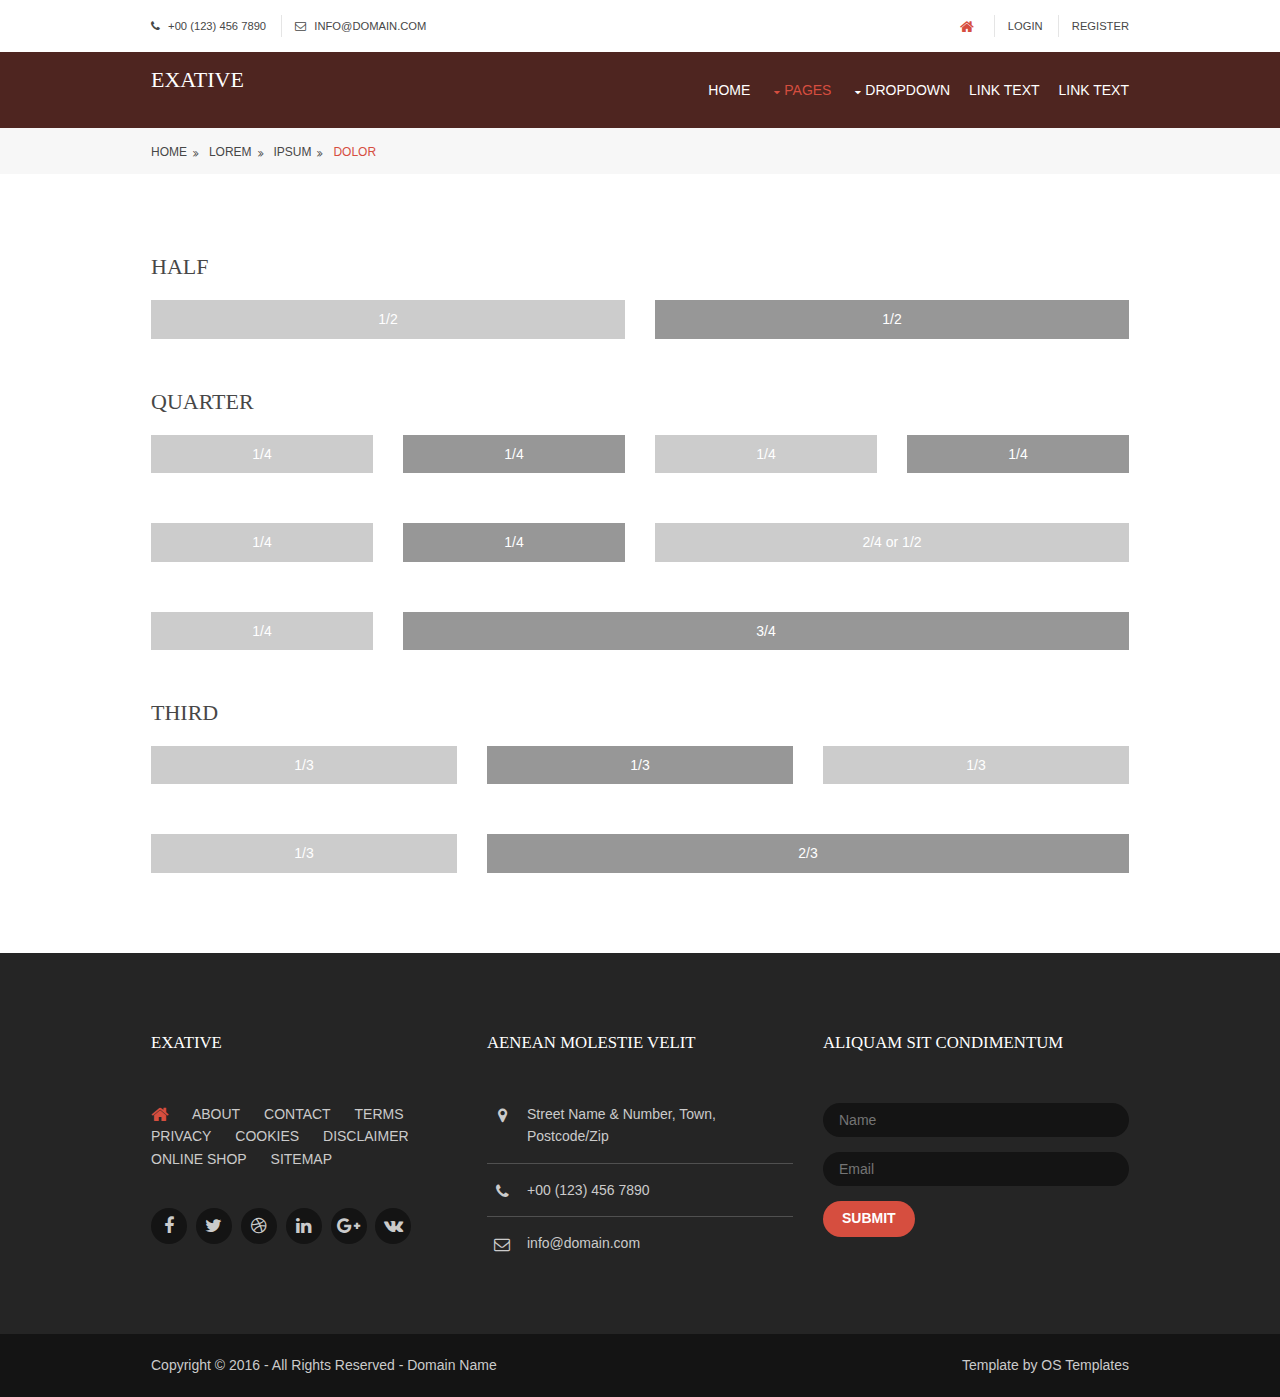
<file: pages/basic-grid.html>
<!DOCTYPE html>
<!--
Template Name: Exative
Author: <a href="http://www.os-templates.com/">OS Templates</a>
Author URI: http://www.os-templates.com/
Licence: Free to use under our free template licence terms
Licence URI: http://www.os-templates.com/template-terms
-->
<html>
<head>
<title>Exative | Pages | Basic Grid</title>
<meta charset="utf-8">
<meta name="viewport" content="width=device-width, initial-scale=1.0, maximum-scale=1.0, user-scalable=no">
<link href="../layout/styles/layout.css" rel="stylesheet" type="text/css" media="all">
<style type="text/css">
/* DEMO ONLY */
.container .demo{text-align:center;}
.container .demo div{padding:8px 0;}
.container .demo div:nth-child(odd){color:#FFFFFF; background:#CCCCCC;}
.container .demo div:nth-child(even){color:#FFFFFF; background:#979797;}
@media screen and (max-width:900px){.container .demo div{margin-bottom:0;}}
/* DEMO ONLY */
</style>
</head>
<body id="top">
<!-- ################################################################################################ -->
<!-- ################################################################################################ -->
<!-- ################################################################################################ -->
<div class="wrapper row0">
  <div id="topbar" class="hoc clear"> 
    <!-- ################################################################################################ -->
    <div class="fl_left">
      <ul>
        <li><i class="fa fa-phone"></i> +00 (123) 456 7890</li>
        <li><i class="fa fa-envelope-o"></i> info@domain.com</li>
      </ul>
    </div>
    <div class="fl_right">
      <ul>
        <li><a href="#"><i class="fa fa-lg fa-home"></i></a></li>
        <li><a href="#">Login</a></li>
        <li><a href="#">Register</a></li>
      </ul>
    </div>
    <!-- ################################################################################################ -->
  </div>
</div>
<!-- ################################################################################################ -->
<!-- ################################################################################################ -->
<!-- ################################################################################################ -->
<div class="wrapper row1">
  <header id="header" class="hoc clear"> 
    <!-- ################################################################################################ -->
    <div id="logo" class="fl_left">
      <h1><a href="../index.html">Exative</a></h1>
    </div>
    <nav id="mainav" class="fl_right">
      <ul class="clear">
        <li><a href="../index.html">Home</a></li>
        <li class="active"><a class="drop" href="#">Pages</a>
          <ul>
            <li><a href="gallery.html">Gallery</a></li>
            <li><a href="full-width.html">Full Width</a></li>
            <li><a href="sidebar-left.html">Sidebar Left</a></li>
            <li><a href="sidebar-right.html">Sidebar Right</a></li>
            <li class="active"><a href="basic-grid.html">Basic Grid</a></li>
          </ul>
        </li>
        <li><a class="drop" href="#">Dropdown</a>
          <ul>
            <li><a href="#">Level 2</a></li>
            <li><a class="drop" href="#">Level 2 + Drop</a>
              <ul>
                <li><a href="#">Level 3</a></li>
                <li><a href="#">Level 3</a></li>
                <li><a href="#">Level 3</a></li>
              </ul>
            </li>
            <li><a href="#">Level 2</a></li>
          </ul>
        </li>
        <li><a href="#">Link Text</a></li>
        <li><a href="#">Link Text</a></li>
      </ul>
    </nav>
    <!-- ################################################################################################ -->
  </header>
</div>
<!-- ################################################################################################ -->
<!-- ################################################################################################ -->
<!-- ################################################################################################ -->
<div class="wrapper row2">
  <div id="breadcrumb" class="hoc clear"> 
    <!-- ################################################################################################ -->
    <ul>
      <li><a href="#">Home</a></li>
      <li><a href="#">Lorem</a></li>
      <li><a href="#">Ipsum</a></li>
      <li><a href="#">Dolor</a></li>
    </ul>
    <!-- ################################################################################################ -->
  </div>
</div>
<!-- ################################################################################################ -->
<!-- ################################################################################################ -->
<!-- ################################################################################################ -->
<div class="wrapper row3">
  <main class="hoc container clear"> 
    <!-- main body -->
    <!-- ################################################################################################ -->
    <div class="content"> 
      <!-- ################################################################################################ -->
      <h2>Half</h2>
      <!-- ################################################################################################ -->
      <div class="group btmspace-50 demo">
        <div class="one_half first">1/2</div>
        <div class="one_half">1/2</div>
      </div>
      <!-- ################################################################################################ -->
      <h2>Quarter</h2>
      <!-- ################################################################################################ -->
      <div class="group btmspace-50 demo">
        <div class="one_quarter first">1/4</div>
        <div class="one_quarter">1/4</div>
        <div class="one_quarter">1/4</div>
        <div class="one_quarter">1/4</div>
      </div>
      <div class="group btmspace-50 demo">
        <div class="one_quarter first">1/4</div>
        <div class="one_quarter">1/4</div>
        <div class="two_quarter">2/4 or 1/2</div>
      </div>
      <div class="group btmspace-50 demo">
        <div class="one_quarter first">1/4</div>
        <div class="three_quarter">3/4</div>
      </div>
      <!-- ################################################################################################ -->
      <h2>Third</h2>
      <!-- ################################################################################################ -->
      <div class="group btmspace-50 demo">
        <div class="one_third first">1/3</div>
        <div class="one_third">1/3</div>
        <div class="one_third">1/3</div>
      </div>
      <div class="group demo">
        <div class="one_third first">1/3</div>
        <div class="two_third">2/3</div>
      </div>
      <!-- ################################################################################################ -->
    </div>
    <!-- ################################################################################################ -->
    <!-- / main body -->
    <div class="clear"></div>
  </main>
</div>
<!-- ################################################################################################ -->
<!-- ################################################################################################ -->
<!-- ################################################################################################ -->
<div class="wrapper row4">
  <footer id="footer" class="hoc clear"> 
    <!-- ################################################################################################ -->
    <div class="one_third first">
      <h6 class="heading">Exative</h6>
      <nav>
        <ul class="nospace">
          <li><a href="#"><i class="fa fa-lg fa-home"></i></a></li>
          <li><a href="#">About</a></li>
          <li><a href="#">Contact</a></li>
          <li><a href="#">Terms</a></li>
          <li><a href="#">Privacy</a></li>
          <li><a href="#">Cookies</a></li>
          <li><a href="#">Disclaimer</a></li>
          <li><a href="#">Online Shop</a></li>
          <li><a href="#">Sitemap</a></li>
        </ul>
      </nav>
      <ul class="faico clear">
        <li><a class="faicon-facebook" href="#"><i class="fa fa-facebook"></i></a></li>
        <li><a class="faicon-twitter" href="#"><i class="fa fa-twitter"></i></a></li>
        <li><a class="faicon-dribble" href="#"><i class="fa fa-dribbble"></i></a></li>
        <li><a class="faicon-linkedin" href="#"><i class="fa fa-linkedin"></i></a></li>
        <li><a class="faicon-google-plus" href="#"><i class="fa fa-google-plus"></i></a></li>
        <li><a class="faicon-vk" href="#"><i class="fa fa-vk"></i></a></li>
      </ul>
    </div>
    <div class="one_third">
      <h6 class="heading">Aenean molestie velit</h6>
      <ul class="nospace linklist contact">
        <li><i class="fa fa-map-marker"></i>
          <address>
          Street Name &amp; Number, Town, Postcode/Zip
          </address>
        </li>
        <li><i class="fa fa-phone"></i> +00 (123) 456 7890</li>
        <li><i class="fa fa-envelope-o"></i> info@domain.com</li>
      </ul>
    </div>
    <div class="one_third">
      <h6 class="heading">Aliquam sit condimentum</h6>
      <form method="post" action="#">
        <fieldset>
          <legend>Newsletter:</legend>
          <input class="btmspace-15" type="text" value="" placeholder="Name">
          <input class="btmspace-15" type="text" value="" placeholder="Email">
          <button type="submit" value="submit">Submit</button>
        </fieldset>
      </form>
    </div>
    <!-- ################################################################################################ -->
  </footer>
</div>
<!-- ################################################################################################ -->
<!-- ################################################################################################ -->
<!-- ################################################################################################ -->
<div class="wrapper row5">
  <div id="copyright" class="hoc clear"> 
    <!-- ################################################################################################ -->
    <p class="fl_left">Copyright &copy; 2016 - All Rights Reserved - <a href="#">Domain Name</a></p>
    <p class="fl_right">Template by <a target="_blank" href="http://www.os-templates.com/" title="Free Website Templates">OS Templates</a></p>
    <!-- ################################################################################################ -->
  </div>
</div>
<!-- ################################################################################################ -->
<!-- ################################################################################################ -->
<!-- ################################################################################################ -->
<a id="backtotop" href="#top"><i class="fa fa-chevron-up"></i></a>
<!-- JAVASCRIPTS -->
<script src="../layout/scripts/jquery.min.js"></script>
<script src="../layout/scripts/jquery.backtotop.js"></script>
<script src="../layout/scripts/jquery.mobilemenu.js"></script>
</body>
</html>
</file>
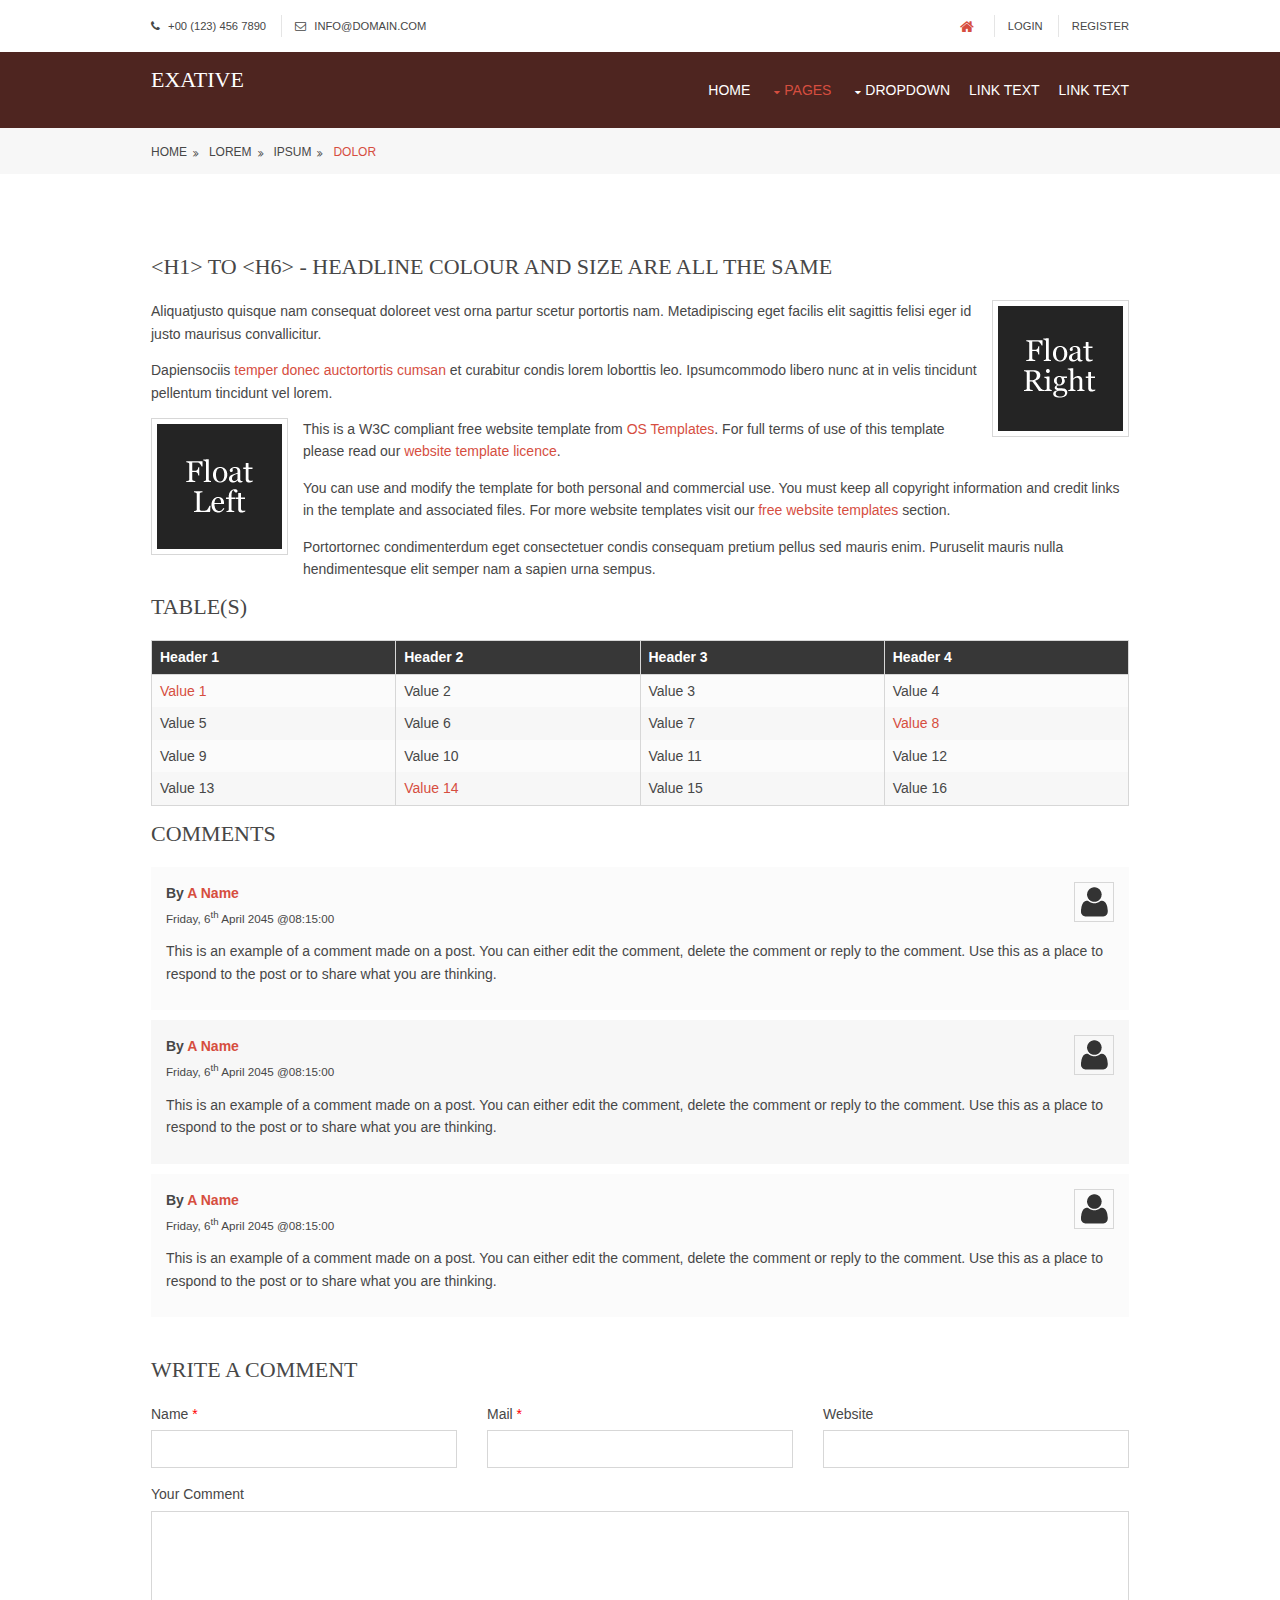
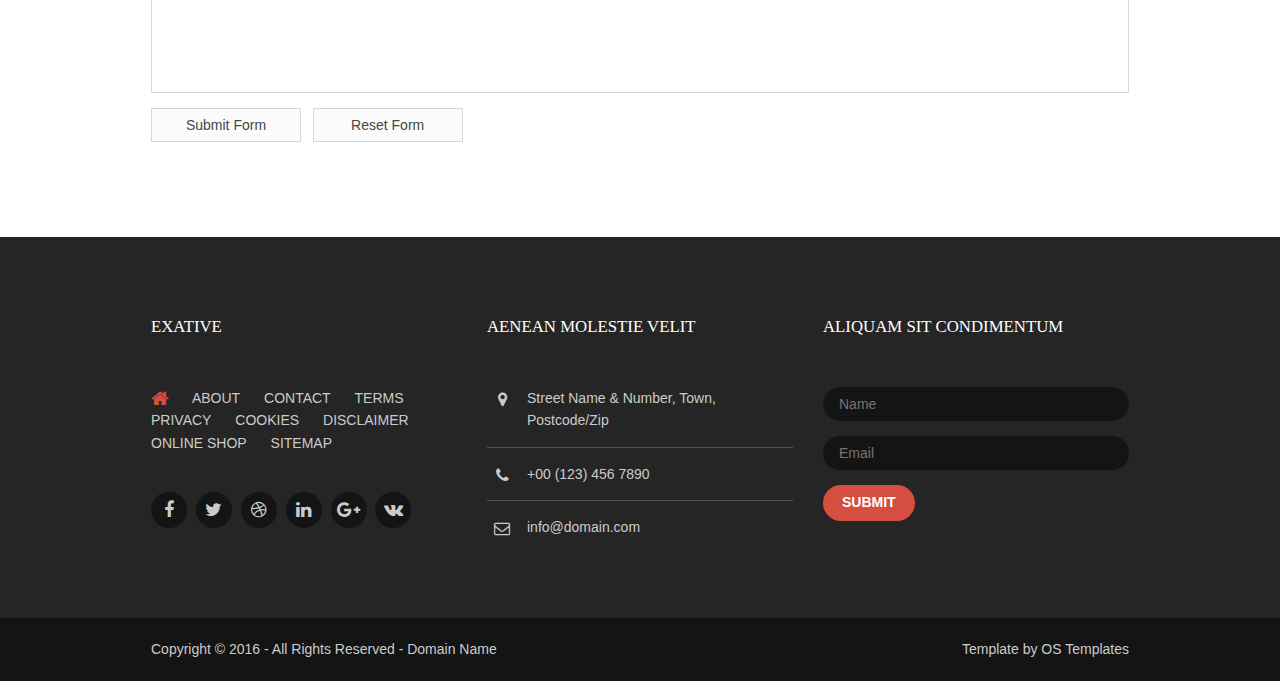
<file: pages/full-width.html>
<!DOCTYPE html>
<!--
Template Name: Exative
Author: <a href="http://www.os-templates.com/">OS Templates</a>
Author URI: http://www.os-templates.com/
Licence: Free to use under our free template licence terms
Licence URI: http://www.os-templates.com/template-terms
-->
<html>
<head>
<title>Exative | Pages | Full Width</title>
<meta charset="utf-8">
<meta name="viewport" content="width=device-width, initial-scale=1.0, maximum-scale=1.0, user-scalable=no">
<link href="../layout/styles/layout.css" rel="stylesheet" type="text/css" media="all">
</head>
<body id="top">
<!-- ################################################################################################ -->
<!-- ################################################################################################ -->
<!-- ################################################################################################ -->
<div class="wrapper row0">
  <div id="topbar" class="hoc clear"> 
    <!-- ################################################################################################ -->
    <div class="fl_left">
      <ul>
        <li><i class="fa fa-phone"></i> +00 (123) 456 7890</li>
        <li><i class="fa fa-envelope-o"></i> info@domain.com</li>
      </ul>
    </div>
    <div class="fl_right">
      <ul>
        <li><a href="#"><i class="fa fa-lg fa-home"></i></a></li>
        <li><a href="#">Login</a></li>
        <li><a href="#">Register</a></li>
      </ul>
    </div>
    <!-- ################################################################################################ -->
  </div>
</div>
<!-- ################################################################################################ -->
<!-- ################################################################################################ -->
<!-- ################################################################################################ -->
<div class="wrapper row1">
  <header id="header" class="hoc clear"> 
    <!-- ################################################################################################ -->
    <div id="logo" class="fl_left">
      <h1><a href="../index.html">Exative</a></h1>
    </div>
    <nav id="mainav" class="fl_right">
      <ul class="clear">
        <li><a href="../index.html">Home</a></li>
        <li class="active"><a class="drop" href="#">Pages</a>
          <ul>
            <li><a href="gallery.html">Gallery</a></li>
            <li class="active"><a href="full-width.html">Full Width</a></li>
            <li><a href="sidebar-left.html">Sidebar Left</a></li>
            <li><a href="sidebar-right.html">Sidebar Right</a></li>
            <li><a href="basic-grid.html">Basic Grid</a></li>
          </ul>
        </li>
        <li><a class="drop" href="#">Dropdown</a>
          <ul>
            <li><a href="#">Level 2</a></li>
            <li><a class="drop" href="#">Level 2 + Drop</a>
              <ul>
                <li><a href="#">Level 3</a></li>
                <li><a href="#">Level 3</a></li>
                <li><a href="#">Level 3</a></li>
              </ul>
            </li>
            <li><a href="#">Level 2</a></li>
          </ul>
        </li>
        <li><a href="#">Link Text</a></li>
        <li><a href="#">Link Text</a></li>
      </ul>
    </nav>
    <!-- ################################################################################################ -->
  </header>
</div>
<!-- ################################################################################################ -->
<!-- ################################################################################################ -->
<!-- ################################################################################################ -->
<div class="wrapper row2">
  <div id="breadcrumb" class="hoc clear"> 
    <!-- ################################################################################################ -->
    <ul>
      <li><a href="#">Home</a></li>
      <li><a href="#">Lorem</a></li>
      <li><a href="#">Ipsum</a></li>
      <li><a href="#">Dolor</a></li>
    </ul>
    <!-- ################################################################################################ -->
  </div>
</div>
<!-- ################################################################################################ -->
<!-- ################################################################################################ -->
<!-- ################################################################################################ -->
<div class="wrapper row3">
  <main class="hoc container clear"> 
    <!-- main body -->
    <!-- ################################################################################################ -->
    <div class="content"> 
      <!-- ################################################################################################ -->
      <h1>&lt;h1&gt; to &lt;h6&gt; - Headline Colour and Size Are All The Same</h1>
      <img class="imgr borderedbox inspace-5" src="../images/demo/imgr.gif" alt="">
      <p>Aliquatjusto quisque nam consequat doloreet vest orna partur scetur portortis nam. Metadipiscing eget facilis elit sagittis felisi eger id justo maurisus convallicitur.</p>
      <p>Dapiensociis <a href="#">temper donec auctortortis cumsan</a> et curabitur condis lorem loborttis leo. Ipsumcommodo libero nunc at in velis tincidunt pellentum tincidunt vel lorem.</p>
      <img class="imgl borderedbox inspace-5" src="../images/demo/imgl.gif" alt="">
      <p>This is a W3C compliant free website template from <a href="http://www.os-templates.com/" title="Free Website Templates">OS Templates</a>. For full terms of use of this template please read our <a href="http://www.os-templates.com/template-terms">website template licence</a>.</p>
      <p>You can use and modify the template for both personal and commercial use. You must keep all copyright information and credit links in the template and associated files. For more website templates visit our <a href="http://www.os-templates.com/">free website templates</a> section.</p>
      <p>Portortornec condimenterdum eget consectetuer condis consequam pretium pellus sed mauris enim. Puruselit mauris nulla hendimentesque elit semper nam a sapien urna sempus.</p>
      <h1>Table(s)</h1>
      <div class="scrollable">
        <table>
          <thead>
            <tr>
              <th>Header 1</th>
              <th>Header 2</th>
              <th>Header 3</th>
              <th>Header 4</th>
            </tr>
          </thead>
          <tbody>
            <tr>
              <td><a href="#">Value 1</a></td>
              <td>Value 2</td>
              <td>Value 3</td>
              <td>Value 4</td>
            </tr>
            <tr>
              <td>Value 5</td>
              <td>Value 6</td>
              <td>Value 7</td>
              <td><a href="#">Value 8</a></td>
            </tr>
            <tr>
              <td>Value 9</td>
              <td>Value 10</td>
              <td>Value 11</td>
              <td>Value 12</td>
            </tr>
            <tr>
              <td>Value 13</td>
              <td><a href="#">Value 14</a></td>
              <td>Value 15</td>
              <td>Value 16</td>
            </tr>
          </tbody>
        </table>
      </div>
      <div id="comments">
        <h2>Comments</h2>
        <ul>
          <li>
            <article>
              <header>
                <figure class="avatar"><img src="../images/demo/avatar.png" alt=""></figure>
                <address>
                By <a href="#">A Name</a>
                </address>
                <time datetime="2045-04-06T08:15+00:00">Friday, 6<sup>th</sup> April 2045 @08:15:00</time>
              </header>
              <div class="comcont">
                <p>This is an example of a comment made on a post. You can either edit the comment, delete the comment or reply to the comment. Use this as a place to respond to the post or to share what you are thinking.</p>
              </div>
            </article>
          </li>
          <li>
            <article>
              <header>
                <figure class="avatar"><img src="../images/demo/avatar.png" alt=""></figure>
                <address>
                By <a href="#">A Name</a>
                </address>
                <time datetime="2045-04-06T08:15+00:00">Friday, 6<sup>th</sup> April 2045 @08:15:00</time>
              </header>
              <div class="comcont">
                <p>This is an example of a comment made on a post. You can either edit the comment, delete the comment or reply to the comment. Use this as a place to respond to the post or to share what you are thinking.</p>
              </div>
            </article>
          </li>
          <li>
            <article>
              <header>
                <figure class="avatar"><img src="../images/demo/avatar.png" alt=""></figure>
                <address>
                By <a href="#">A Name</a>
                </address>
                <time datetime="2045-04-06T08:15+00:00">Friday, 6<sup>th</sup> April 2045 @08:15:00</time>
              </header>
              <div class="comcont">
                <p>This is an example of a comment made on a post. You can either edit the comment, delete the comment or reply to the comment. Use this as a place to respond to the post or to share what you are thinking.</p>
              </div>
            </article>
          </li>
        </ul>
        <h2>Write A Comment</h2>
        <form action="#" method="post">
          <div class="one_third first">
            <label for="name">Name <span>*</span></label>
            <input type="text" name="name" id="name" value="" size="22" required>
          </div>
          <div class="one_third">
            <label for="email">Mail <span>*</span></label>
            <input type="email" name="email" id="email" value="" size="22" required>
          </div>
          <div class="one_third">
            <label for="url">Website</label>
            <input type="url" name="url" id="url" value="" size="22">
          </div>
          <div class="block clear">
            <label for="comment">Your Comment</label>
            <textarea name="comment" id="comment" cols="25" rows="10"></textarea>
          </div>
          <div>
            <input type="submit" name="submit" value="Submit Form">
            &nbsp;
            <input type="reset" name="reset" value="Reset Form">
          </div>
        </form>
      </div>
      <!-- ################################################################################################ -->
    </div>
    <!-- ################################################################################################ -->
    <!-- / main body -->
    <div class="clear"></div>
  </main>
</div>
<!-- ################################################################################################ -->
<!-- ################################################################################################ -->
<!-- ################################################################################################ -->
<div class="wrapper row4">
  <footer id="footer" class="hoc clear"> 
    <!-- ################################################################################################ -->
    <div class="one_third first">
      <h6 class="heading">Exative</h6>
      <nav>
        <ul class="nospace">
          <li><a href="#"><i class="fa fa-lg fa-home"></i></a></li>
          <li><a href="#">About</a></li>
          <li><a href="#">Contact</a></li>
          <li><a href="#">Terms</a></li>
          <li><a href="#">Privacy</a></li>
          <li><a href="#">Cookies</a></li>
          <li><a href="#">Disclaimer</a></li>
          <li><a href="#">Online Shop</a></li>
          <li><a href="#">Sitemap</a></li>
        </ul>
      </nav>
      <ul class="faico clear">
        <li><a class="faicon-facebook" href="#"><i class="fa fa-facebook"></i></a></li>
        <li><a class="faicon-twitter" href="#"><i class="fa fa-twitter"></i></a></li>
        <li><a class="faicon-dribble" href="#"><i class="fa fa-dribbble"></i></a></li>
        <li><a class="faicon-linkedin" href="#"><i class="fa fa-linkedin"></i></a></li>
        <li><a class="faicon-google-plus" href="#"><i class="fa fa-google-plus"></i></a></li>
        <li><a class="faicon-vk" href="#"><i class="fa fa-vk"></i></a></li>
      </ul>
    </div>
    <div class="one_third">
      <h6 class="heading">Aenean molestie velit</h6>
      <ul class="nospace linklist contact">
        <li><i class="fa fa-map-marker"></i>
          <address>
          Street Name &amp; Number, Town, Postcode/Zip
          </address>
        </li>
        <li><i class="fa fa-phone"></i> +00 (123) 456 7890</li>
        <li><i class="fa fa-envelope-o"></i> info@domain.com</li>
      </ul>
    </div>
    <div class="one_third">
      <h6 class="heading">Aliquam sit condimentum</h6>
      <form method="post" action="#">
        <fieldset>
          <legend>Newsletter:</legend>
          <input class="btmspace-15" type="text" value="" placeholder="Name">
          <input class="btmspace-15" type="text" value="" placeholder="Email">
          <button type="submit" value="submit">Submit</button>
        </fieldset>
      </form>
    </div>
    <!-- ################################################################################################ -->
  </footer>
</div>
<!-- ################################################################################################ -->
<!-- ################################################################################################ -->
<!-- ################################################################################################ -->
<div class="wrapper row5">
  <div id="copyright" class="hoc clear"> 
    <!-- ################################################################################################ -->
    <p class="fl_left">Copyright &copy; 2016 - All Rights Reserved - <a href="#">Domain Name</a></p>
    <p class="fl_right">Template by <a target="_blank" href="http://www.os-templates.com/" title="Free Website Templates">OS Templates</a></p>
    <!-- ################################################################################################ -->
  </div>
</div>
<!-- ################################################################################################ -->
<!-- ################################################################################################ -->
<!-- ################################################################################################ -->
<a id="backtotop" href="#top"><i class="fa fa-chevron-up"></i></a>
<!-- JAVASCRIPTS -->
<script src="../layout/scripts/jquery.min.js"></script>
<script src="../layout/scripts/jquery.backtotop.js"></script>
<script src="../layout/scripts/jquery.mobilemenu.js"></script>
</body>
</html>
</file>
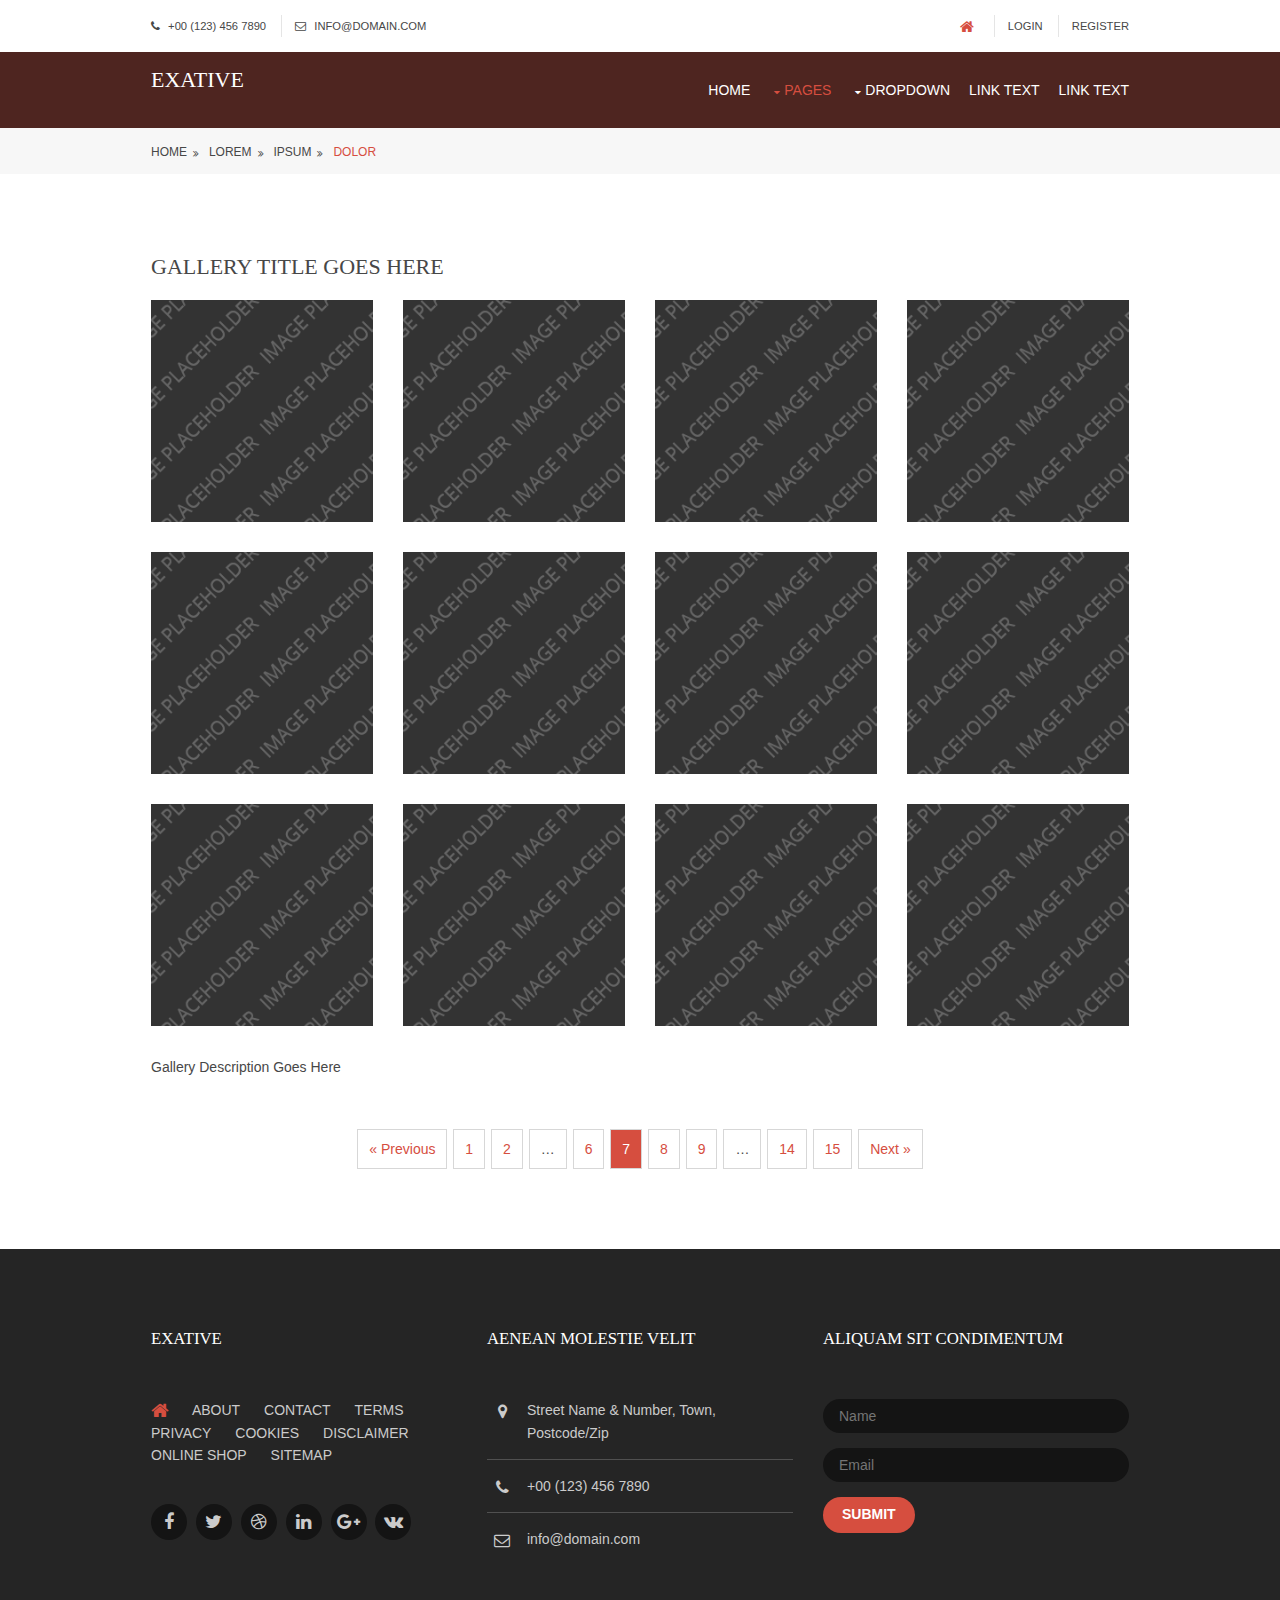
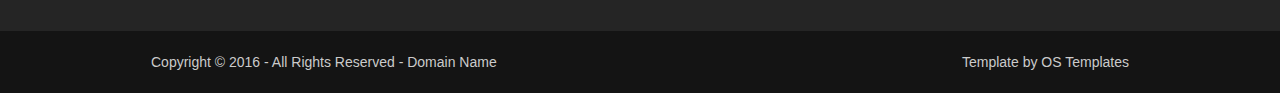
<file: pages/gallery.html>
<!DOCTYPE html>
<!--
Template Name: Exative
Author: <a href="http://www.os-templates.com/">OS Templates</a>
Author URI: http://www.os-templates.com/
Licence: Free to use under our free template licence terms
Licence URI: http://www.os-templates.com/template-terms
-->
<html>
<head>
<title>Exative | Pages | Gallery</title>
<meta charset="utf-8">
<meta name="viewport" content="width=device-width, initial-scale=1.0, maximum-scale=1.0, user-scalable=no">
<link href="../layout/styles/layout.css" rel="stylesheet" type="text/css" media="all">
</head>
<body id="top">
<!-- ################################################################################################ -->
<!-- ################################################################################################ -->
<!-- ################################################################################################ -->
<div class="wrapper row0">
  <div id="topbar" class="hoc clear"> 
    <!-- ################################################################################################ -->
    <div class="fl_left">
      <ul>
        <li><i class="fa fa-phone"></i> +00 (123) 456 7890</li>
        <li><i class="fa fa-envelope-o"></i> info@domain.com</li>
      </ul>
    </div>
    <div class="fl_right">
      <ul>
        <li><a href="#"><i class="fa fa-lg fa-home"></i></a></li>
        <li><a href="#">Login</a></li>
        <li><a href="#">Register</a></li>
      </ul>
    </div>
    <!-- ################################################################################################ -->
  </div>
</div>
<!-- ################################################################################################ -->
<!-- ################################################################################################ -->
<!-- ################################################################################################ -->
<div class="wrapper row1">
  <header id="header" class="hoc clear"> 
    <!-- ################################################################################################ -->
    <div id="logo" class="fl_left">
      <h1><a href="../index.html">Exative</a></h1>
    </div>
    <nav id="mainav" class="fl_right">
      <ul class="clear">
        <li><a href="../index.html">Home</a></li>
        <li class="active"><a class="drop" href="#">Pages</a>
          <ul>
            <li class="active"><a href="gallery.html">Gallery</a></li>
            <li><a href="full-width.html">Full Width</a></li>
            <li><a href="sidebar-left.html">Sidebar Left</a></li>
            <li><a href="sidebar-right.html">Sidebar Right</a></li>
            <li><a href="basic-grid.html">Basic Grid</a></li>
          </ul>
        </li>
        <li><a class="drop" href="#">Dropdown</a>
          <ul>
            <li><a href="#">Level 2</a></li>
            <li><a class="drop" href="#">Level 2 + Drop</a>
              <ul>
                <li><a href="#">Level 3</a></li>
                <li><a href="#">Level 3</a></li>
                <li><a href="#">Level 3</a></li>
              </ul>
            </li>
            <li><a href="#">Level 2</a></li>
          </ul>
        </li>
        <li><a href="#">Link Text</a></li>
        <li><a href="#">Link Text</a></li>
      </ul>
    </nav>
    <!-- ################################################################################################ -->
  </header>
</div>
<!-- ################################################################################################ -->
<!-- ################################################################################################ -->
<!-- ################################################################################################ -->
<div class="wrapper row2">
  <div id="breadcrumb" class="hoc clear"> 
    <!-- ################################################################################################ -->
    <ul>
      <li><a href="#">Home</a></li>
      <li><a href="#">Lorem</a></li>
      <li><a href="#">Ipsum</a></li>
      <li><a href="#">Dolor</a></li>
    </ul>
    <!-- ################################################################################################ -->
  </div>
</div>
<!-- ################################################################################################ -->
<!-- ################################################################################################ -->
<!-- ################################################################################################ -->
<div class="wrapper row3">
  <main class="hoc container clear"> 
    <!-- main body -->
    <!-- ################################################################################################ -->
    <div class="content"> 
      <!-- ################################################################################################ -->
      <div id="gallery">
        <figure>
          <header class="heading">Gallery Title Goes Here</header>
          <ul class="nospace clear">
            <li class="one_quarter first"><a href="#"><img src="../images/demo/gallery/01.png" alt=""></a></li>
            <li class="one_quarter"><a href="#"><img src="../images/demo/gallery/01.png" alt=""></a></li>
            <li class="one_quarter"><a href="#"><img src="../images/demo/gallery/01.png" alt=""></a></li>
            <li class="one_quarter"><a href="#"><img src="../images/demo/gallery/01.png" alt=""></a></li>
            <li class="one_quarter first"><a href="#"><img src="../images/demo/gallery/01.png" alt=""></a></li>
            <li class="one_quarter"><a href="#"><img src="../images/demo/gallery/01.png" alt=""></a></li>
            <li class="one_quarter"><a href="#"><img src="../images/demo/gallery/01.png" alt=""></a></li>
            <li class="one_quarter"><a href="#"><img src="../images/demo/gallery/01.png" alt=""></a></li>
            <li class="one_quarter first"><a href="#"><img src="../images/demo/gallery/01.png" alt=""></a></li>
            <li class="one_quarter"><a href="#"><img src="../images/demo/gallery/01.png" alt=""></a></li>
            <li class="one_quarter"><a href="#"><img src="../images/demo/gallery/01.png" alt=""></a></li>
            <li class="one_quarter"><a href="#"><img src="../images/demo/gallery/01.png" alt=""></a></li>
          </ul>
          <figcaption>Gallery Description Goes Here</figcaption>
        </figure>
      </div>
      <!-- ################################################################################################ -->
      <!-- ################################################################################################ -->
      <nav class="pagination">
        <ul>
          <li><a href="#">&laquo; Previous</a></li>
          <li><a href="#">1</a></li>
          <li><a href="#">2</a></li>
          <li><strong>&hellip;</strong></li>
          <li><a href="#">6</a></li>
          <li class="current"><strong>7</strong></li>
          <li><a href="#">8</a></li>
          <li><a href="#">9</a></li>
          <li><strong>&hellip;</strong></li>
          <li><a href="#">14</a></li>
          <li><a href="#">15</a></li>
          <li><a href="#">Next &raquo;</a></li>
        </ul>
      </nav>
      <!-- ################################################################################################ -->
    </div>
    <!-- ################################################################################################ -->
    <!-- / main body -->
    <div class="clear"></div>
  </main>
</div>
<!-- ################################################################################################ -->
<!-- ################################################################################################ -->
<!-- ################################################################################################ -->
<div class="wrapper row4">
  <footer id="footer" class="hoc clear"> 
    <!-- ################################################################################################ -->
    <div class="one_third first">
      <h6 class="heading">Exative</h6>
      <nav>
        <ul class="nospace">
          <li><a href="#"><i class="fa fa-lg fa-home"></i></a></li>
          <li><a href="#">About</a></li>
          <li><a href="#">Contact</a></li>
          <li><a href="#">Terms</a></li>
          <li><a href="#">Privacy</a></li>
          <li><a href="#">Cookies</a></li>
          <li><a href="#">Disclaimer</a></li>
          <li><a href="#">Online Shop</a></li>
          <li><a href="#">Sitemap</a></li>
        </ul>
      </nav>
      <ul class="faico clear">
        <li><a class="faicon-facebook" href="#"><i class="fa fa-facebook"></i></a></li>
        <li><a class="faicon-twitter" href="#"><i class="fa fa-twitter"></i></a></li>
        <li><a class="faicon-dribble" href="#"><i class="fa fa-dribbble"></i></a></li>
        <li><a class="faicon-linkedin" href="#"><i class="fa fa-linkedin"></i></a></li>
        <li><a class="faicon-google-plus" href="#"><i class="fa fa-google-plus"></i></a></li>
        <li><a class="faicon-vk" href="#"><i class="fa fa-vk"></i></a></li>
      </ul>
    </div>
    <div class="one_third">
      <h6 class="heading">Aenean molestie velit</h6>
      <ul class="nospace linklist contact">
        <li><i class="fa fa-map-marker"></i>
          <address>
          Street Name &amp; Number, Town, Postcode/Zip
          </address>
        </li>
        <li><i class="fa fa-phone"></i> +00 (123) 456 7890</li>
        <li><i class="fa fa-envelope-o"></i> info@domain.com</li>
      </ul>
    </div>
    <div class="one_third">
      <h6 class="heading">Aliquam sit condimentum</h6>
      <form method="post" action="#">
        <fieldset>
          <legend>Newsletter:</legend>
          <input class="btmspace-15" type="text" value="" placeholder="Name">
          <input class="btmspace-15" type="text" value="" placeholder="Email">
          <button type="submit" value="submit">Submit</button>
        </fieldset>
      </form>
    </div>
    <!-- ################################################################################################ -->
  </footer>
</div>
<!-- ################################################################################################ -->
<!-- ################################################################################################ -->
<!-- ################################################################################################ -->
<div class="wrapper row5">
  <div id="copyright" class="hoc clear"> 
    <!-- ################################################################################################ -->
    <p class="fl_left">Copyright &copy; 2016 - All Rights Reserved - <a href="#">Domain Name</a></p>
    <p class="fl_right">Template by <a target="_blank" href="http://www.os-templates.com/" title="Free Website Templates">OS Templates</a></p>
    <!-- ################################################################################################ -->
  </div>
</div>
<!-- ################################################################################################ -->
<!-- ################################################################################################ -->
<!-- ################################################################################################ -->
<a id="backtotop" href="#top"><i class="fa fa-chevron-up"></i></a>
<!-- JAVASCRIPTS -->
<script src="../layout/scripts/jquery.min.js"></script>
<script src="../layout/scripts/jquery.backtotop.js"></script>
<script src="../layout/scripts/jquery.mobilemenu.js"></script>
</body>
</html>
</file>
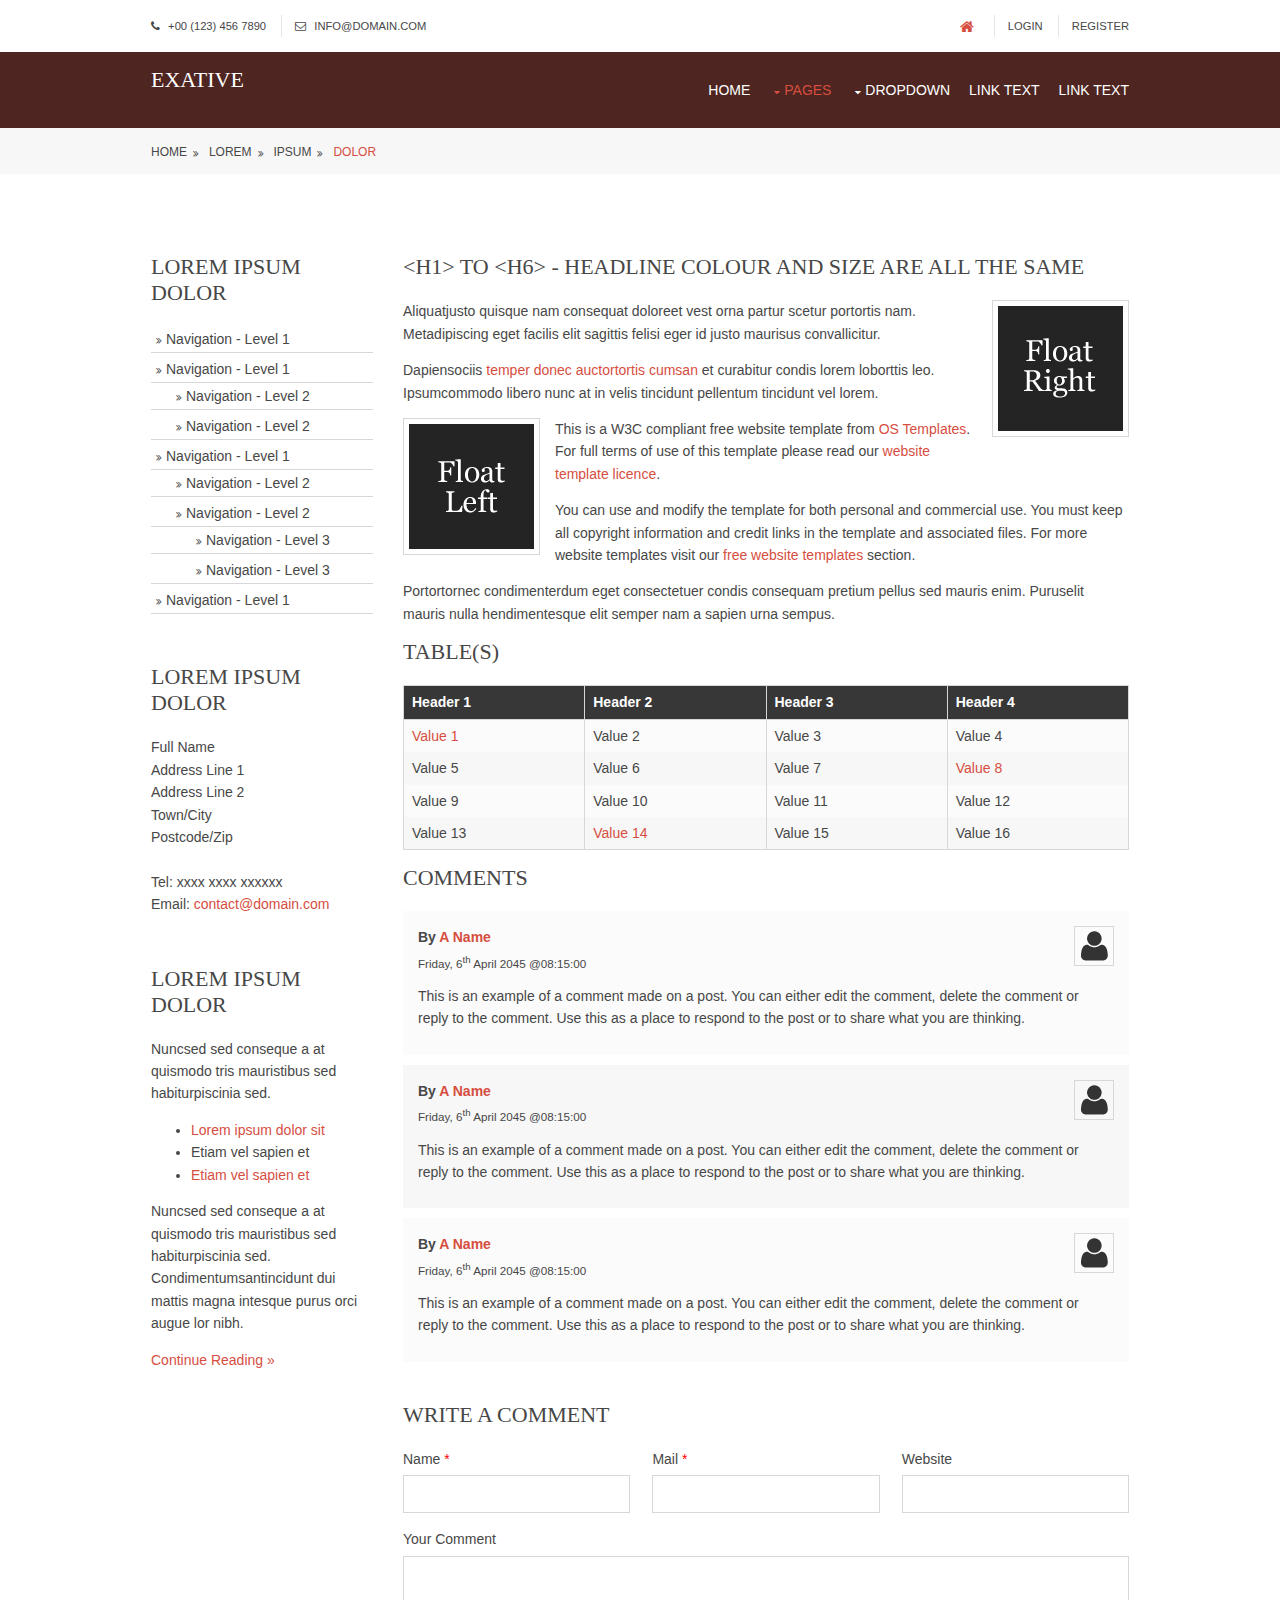
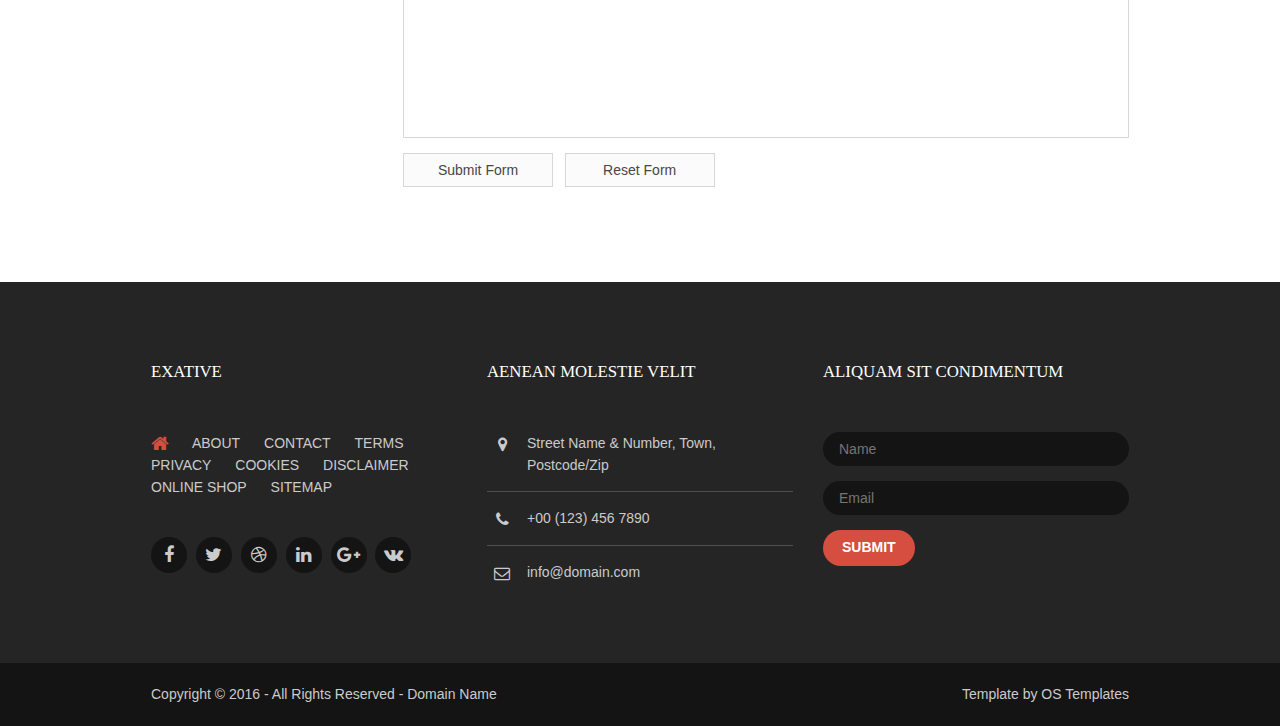
<file: pages/sidebar-left.html>
<!DOCTYPE html>
<!--
Template Name: Exative
Author: <a href="http://www.os-templates.com/">OS Templates</a>
Author URI: http://www.os-templates.com/
Licence: Free to use under our free template licence terms
Licence URI: http://www.os-templates.com/template-terms
-->
<html>
<head>
<title>Exative | Pages | Sidebar Left</title>
<meta charset="utf-8">
<meta name="viewport" content="width=device-width, initial-scale=1.0, maximum-scale=1.0, user-scalable=no">
<link href="../layout/styles/layout.css" rel="stylesheet" type="text/css" media="all">
</head>
<body id="top">
<!-- ################################################################################################ -->
<!-- ################################################################################################ -->
<!-- ################################################################################################ -->
<div class="wrapper row0">
  <div id="topbar" class="hoc clear"> 
    <!-- ################################################################################################ -->
    <div class="fl_left">
      <ul>
        <li><i class="fa fa-phone"></i> +00 (123) 456 7890</li>
        <li><i class="fa fa-envelope-o"></i> info@domain.com</li>
      </ul>
    </div>
    <div class="fl_right">
      <ul>
        <li><a href="#"><i class="fa fa-lg fa-home"></i></a></li>
        <li><a href="#">Login</a></li>
        <li><a href="#">Register</a></li>
      </ul>
    </div>
    <!-- ################################################################################################ -->
  </div>
</div>
<!-- ################################################################################################ -->
<!-- ################################################################################################ -->
<!-- ################################################################################################ -->
<div class="wrapper row1">
  <header id="header" class="hoc clear"> 
    <!-- ################################################################################################ -->
    <div id="logo" class="fl_left">
      <h1><a href="../index.html">Exative</a></h1>
    </div>
    <nav id="mainav" class="fl_right">
      <ul class="clear">
        <li><a href="../index.html">Home</a></li>
        <li class="active"><a class="drop" href="#">Pages</a>
          <ul>
            <li><a href="gallery.html">Gallery</a></li>
            <li><a href="full-width.html">Full Width</a></li>
            <li class="active"><a href="sidebar-left.html">Sidebar Left</a></li>
            <li><a href="sidebar-right.html">Sidebar Right</a></li>
            <li><a href="basic-grid.html">Basic Grid</a></li>
          </ul>
        </li>
        <li><a class="drop" href="#">Dropdown</a>
          <ul>
            <li><a href="#">Level 2</a></li>
            <li><a class="drop" href="#">Level 2 + Drop</a>
              <ul>
                <li><a href="#">Level 3</a></li>
                <li><a href="#">Level 3</a></li>
                <li><a href="#">Level 3</a></li>
              </ul>
            </li>
            <li><a href="#">Level 2</a></li>
          </ul>
        </li>
        <li><a href="#">Link Text</a></li>
        <li><a href="#">Link Text</a></li>
      </ul>
    </nav>
    <!-- ################################################################################################ -->
  </header>
</div>
<!-- ################################################################################################ -->
<!-- ################################################################################################ -->
<!-- ################################################################################################ -->
<div class="wrapper row2">
  <div id="breadcrumb" class="hoc clear"> 
    <!-- ################################################################################################ -->
    <ul>
      <li><a href="#">Home</a></li>
      <li><a href="#">Lorem</a></li>
      <li><a href="#">Ipsum</a></li>
      <li><a href="#">Dolor</a></li>
    </ul>
    <!-- ################################################################################################ -->
  </div>
</div>
<!-- ################################################################################################ -->
<!-- ################################################################################################ -->
<!-- ################################################################################################ -->
<div class="wrapper row3">
  <main class="hoc container clear"> 
    <!-- main body -->
    <!-- ################################################################################################ -->
    <div class="sidebar one_quarter first"> 
      <!-- ################################################################################################ -->
      <h6>Lorem ipsum dolor</h6>
      <nav class="sdb_holder">
        <ul>
          <li><a href="#">Navigation - Level 1</a></li>
          <li><a href="#">Navigation - Level 1</a>
            <ul>
              <li><a href="#">Navigation - Level 2</a></li>
              <li><a href="#">Navigation - Level 2</a></li>
            </ul>
          </li>
          <li><a href="#">Navigation - Level 1</a>
            <ul>
              <li><a href="#">Navigation - Level 2</a></li>
              <li><a href="#">Navigation - Level 2</a>
                <ul>
                  <li><a href="#">Navigation - Level 3</a></li>
                  <li><a href="#">Navigation - Level 3</a></li>
                </ul>
              </li>
            </ul>
          </li>
          <li><a href="#">Navigation - Level 1</a></li>
        </ul>
      </nav>
      <div class="sdb_holder">
        <h6>Lorem ipsum dolor</h6>
        <address>
        Full Name<br>
        Address Line 1<br>
        Address Line 2<br>
        Town/City<br>
        Postcode/Zip<br>
        <br>
        Tel: xxxx xxxx xxxxxx<br>
        Email: <a href="#">contact@domain.com</a>
        </address>
      </div>
      <div class="sdb_holder">
        <article>
          <h6>Lorem ipsum dolor</h6>
          <p>Nuncsed sed conseque a at quismodo tris mauristibus sed habiturpiscinia sed.</p>
          <ul>
            <li><a href="#">Lorem ipsum dolor sit</a></li>
            <li>Etiam vel sapien et</li>
            <li><a href="#">Etiam vel sapien et</a></li>
          </ul>
          <p>Nuncsed sed conseque a at quismodo tris mauristibus sed habiturpiscinia sed. Condimentumsantincidunt dui mattis magna intesque purus orci augue lor nibh.</p>
          <p class="more"><a href="#">Continue Reading &raquo;</a></p>
        </article>
      </div>
      <!-- ################################################################################################ -->
    </div>
    <!-- ################################################################################################ -->
    <!-- ################################################################################################ -->
    <div class="content three_quarter"> 
      <!-- ################################################################################################ -->
      <h1>&lt;h1&gt; to &lt;h6&gt; - Headline Colour and Size Are All The Same</h1>
      <img class="imgr borderedbox inspace-5" src="../images/demo/imgr.gif" alt="">
      <p>Aliquatjusto quisque nam consequat doloreet vest orna partur scetur portortis nam. Metadipiscing eget facilis elit sagittis felisi eger id justo maurisus convallicitur.</p>
      <p>Dapiensociis <a href="#">temper donec auctortortis cumsan</a> et curabitur condis lorem loborttis leo. Ipsumcommodo libero nunc at in velis tincidunt pellentum tincidunt vel lorem.</p>
      <img class="imgl borderedbox inspace-5" src="../images/demo/imgl.gif" alt="">
      <p>This is a W3C compliant free website template from <a href="http://www.os-templates.com/" title="Free Website Templates">OS Templates</a>. For full terms of use of this template please read our <a href="http://www.os-templates.com/template-terms">website template licence</a>.</p>
      <p>You can use and modify the template for both personal and commercial use. You must keep all copyright information and credit links in the template and associated files. For more website templates visit our <a href="http://www.os-templates.com/">free website templates</a> section.</p>
      <p>Portortornec condimenterdum eget consectetuer condis consequam pretium pellus sed mauris enim. Puruselit mauris nulla hendimentesque elit semper nam a sapien urna sempus.</p>
      <h1>Table(s)</h1>
      <div class="scrollable">
        <table>
          <thead>
            <tr>
              <th>Header 1</th>
              <th>Header 2</th>
              <th>Header 3</th>
              <th>Header 4</th>
            </tr>
          </thead>
          <tbody>
            <tr>
              <td><a href="#">Value 1</a></td>
              <td>Value 2</td>
              <td>Value 3</td>
              <td>Value 4</td>
            </tr>
            <tr>
              <td>Value 5</td>
              <td>Value 6</td>
              <td>Value 7</td>
              <td><a href="#">Value 8</a></td>
            </tr>
            <tr>
              <td>Value 9</td>
              <td>Value 10</td>
              <td>Value 11</td>
              <td>Value 12</td>
            </tr>
            <tr>
              <td>Value 13</td>
              <td><a href="#">Value 14</a></td>
              <td>Value 15</td>
              <td>Value 16</td>
            </tr>
          </tbody>
        </table>
      </div>
      <div id="comments">
        <h2>Comments</h2>
        <ul>
          <li>
            <article>
              <header>
                <figure class="avatar"><img src="../images/demo/avatar.png" alt=""></figure>
                <address>
                By <a href="#">A Name</a>
                </address>
                <time datetime="2045-04-06T08:15+00:00">Friday, 6<sup>th</sup> April 2045 @08:15:00</time>
              </header>
              <div class="comcont">
                <p>This is an example of a comment made on a post. You can either edit the comment, delete the comment or reply to the comment. Use this as a place to respond to the post or to share what you are thinking.</p>
              </div>
            </article>
          </li>
          <li>
            <article>
              <header>
                <figure class="avatar"><img src="../images/demo/avatar.png" alt=""></figure>
                <address>
                By <a href="#">A Name</a>
                </address>
                <time datetime="2045-04-06T08:15+00:00">Friday, 6<sup>th</sup> April 2045 @08:15:00</time>
              </header>
              <div class="comcont">
                <p>This is an example of a comment made on a post. You can either edit the comment, delete the comment or reply to the comment. Use this as a place to respond to the post or to share what you are thinking.</p>
              </div>
            </article>
          </li>
          <li>
            <article>
              <header>
                <figure class="avatar"><img src="../images/demo/avatar.png" alt=""></figure>
                <address>
                By <a href="#">A Name</a>
                </address>
                <time datetime="2045-04-06T08:15+00:00">Friday, 6<sup>th</sup> April 2045 @08:15:00</time>
              </header>
              <div class="comcont">
                <p>This is an example of a comment made on a post. You can either edit the comment, delete the comment or reply to the comment. Use this as a place to respond to the post or to share what you are thinking.</p>
              </div>
            </article>
          </li>
        </ul>
        <h2>Write A Comment</h2>
        <form action="#" method="post">
          <div class="one_third first">
            <label for="name">Name <span>*</span></label>
            <input type="text" name="name" id="name" value="" size="22" required>
          </div>
          <div class="one_third">
            <label for="email">Mail <span>*</span></label>
            <input type="email" name="email" id="email" value="" size="22" required>
          </div>
          <div class="one_third">
            <label for="url">Website</label>
            <input type="url" name="url" id="url" value="" size="22">
          </div>
          <div class="block clear">
            <label for="comment">Your Comment</label>
            <textarea name="comment" id="comment" cols="25" rows="10"></textarea>
          </div>
          <div>
            <input type="submit" name="submit" value="Submit Form">
            &nbsp;
            <input type="reset" name="reset" value="Reset Form">
          </div>
        </form>
      </div>
      <!-- ################################################################################################ -->
    </div>
    <!-- ################################################################################################ -->
    <!-- / main body -->
    <div class="clear"></div>
  </main>
</div>
<!-- ################################################################################################ -->
<!-- ################################################################################################ -->
<!-- ################################################################################################ -->
<div class="wrapper row4">
  <footer id="footer" class="hoc clear"> 
    <!-- ################################################################################################ -->
    <div class="one_third first">
      <h6 class="heading">Exative</h6>
      <nav>
        <ul class="nospace">
          <li><a href="#"><i class="fa fa-lg fa-home"></i></a></li>
          <li><a href="#">About</a></li>
          <li><a href="#">Contact</a></li>
          <li><a href="#">Terms</a></li>
          <li><a href="#">Privacy</a></li>
          <li><a href="#">Cookies</a></li>
          <li><a href="#">Disclaimer</a></li>
          <li><a href="#">Online Shop</a></li>
          <li><a href="#">Sitemap</a></li>
        </ul>
      </nav>
      <ul class="faico clear">
        <li><a class="faicon-facebook" href="#"><i class="fa fa-facebook"></i></a></li>
        <li><a class="faicon-twitter" href="#"><i class="fa fa-twitter"></i></a></li>
        <li><a class="faicon-dribble" href="#"><i class="fa fa-dribbble"></i></a></li>
        <li><a class="faicon-linkedin" href="#"><i class="fa fa-linkedin"></i></a></li>
        <li><a class="faicon-google-plus" href="#"><i class="fa fa-google-plus"></i></a></li>
        <li><a class="faicon-vk" href="#"><i class="fa fa-vk"></i></a></li>
      </ul>
    </div>
    <div class="one_third">
      <h6 class="heading">Aenean molestie velit</h6>
      <ul class="nospace linklist contact">
        <li><i class="fa fa-map-marker"></i>
          <address>
          Street Name &amp; Number, Town, Postcode/Zip
          </address>
        </li>
        <li><i class="fa fa-phone"></i> +00 (123) 456 7890</li>
        <li><i class="fa fa-envelope-o"></i> info@domain.com</li>
      </ul>
    </div>
    <div class="one_third">
      <h6 class="heading">Aliquam sit condimentum</h6>
      <form method="post" action="#">
        <fieldset>
          <legend>Newsletter:</legend>
          <input class="btmspace-15" type="text" value="" placeholder="Name">
          <input class="btmspace-15" type="text" value="" placeholder="Email">
          <button type="submit" value="submit">Submit</button>
        </fieldset>
      </form>
    </div>
    <!-- ################################################################################################ -->
  </footer>
</div>
<!-- ################################################################################################ -->
<!-- ################################################################################################ -->
<!-- ################################################################################################ -->
<div class="wrapper row5">
  <div id="copyright" class="hoc clear"> 
    <!-- ################################################################################################ -->
    <p class="fl_left">Copyright &copy; 2016 - All Rights Reserved - <a href="#">Domain Name</a></p>
    <p class="fl_right">Template by <a target="_blank" href="http://www.os-templates.com/" title="Free Website Templates">OS Templates</a></p>
    <!-- ################################################################################################ -->
  </div>
</div>
<!-- ################################################################################################ -->
<!-- ################################################################################################ -->
<!-- ################################################################################################ -->
<a id="backtotop" href="#top"><i class="fa fa-chevron-up"></i></a>
<!-- JAVASCRIPTS -->
<script src="../layout/scripts/jquery.min.js"></script>
<script src="../layout/scripts/jquery.backtotop.js"></script>
<script src="../layout/scripts/jquery.mobilemenu.js"></script>
</body>
</html>
</file>
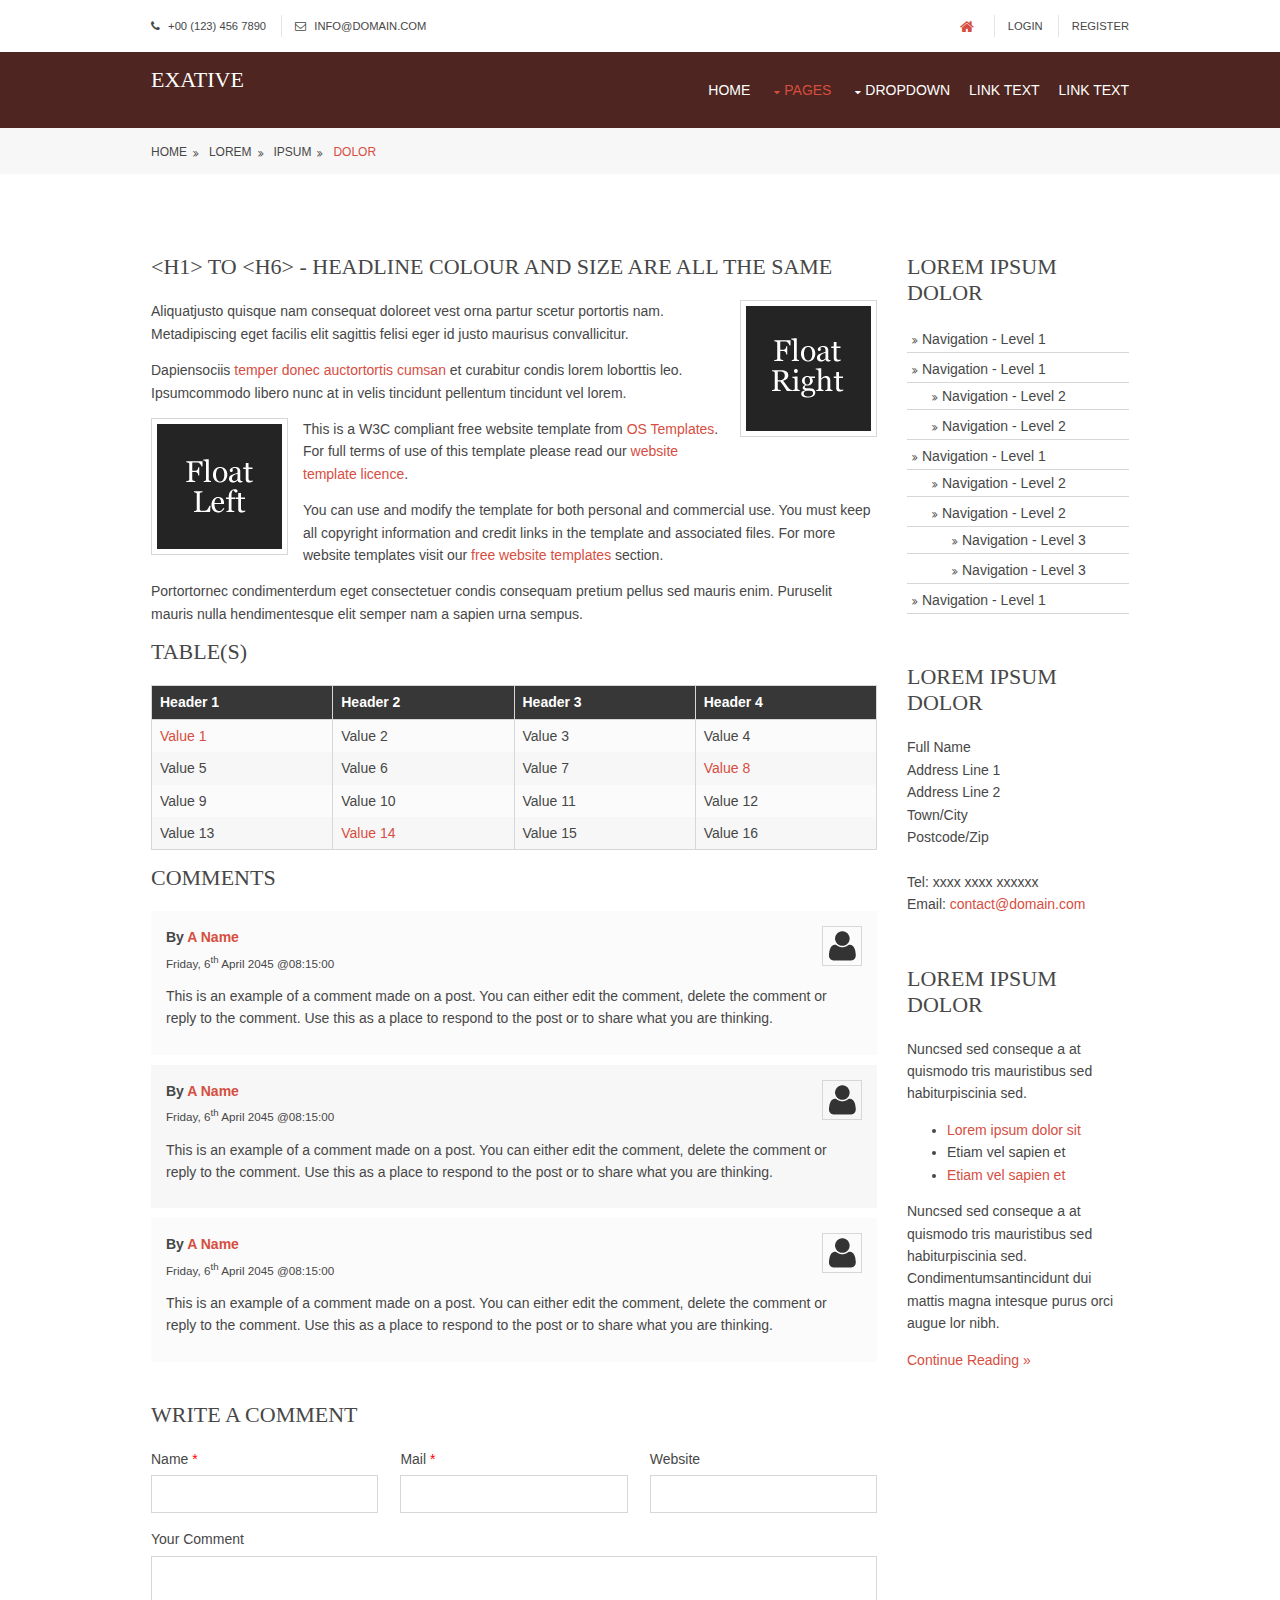
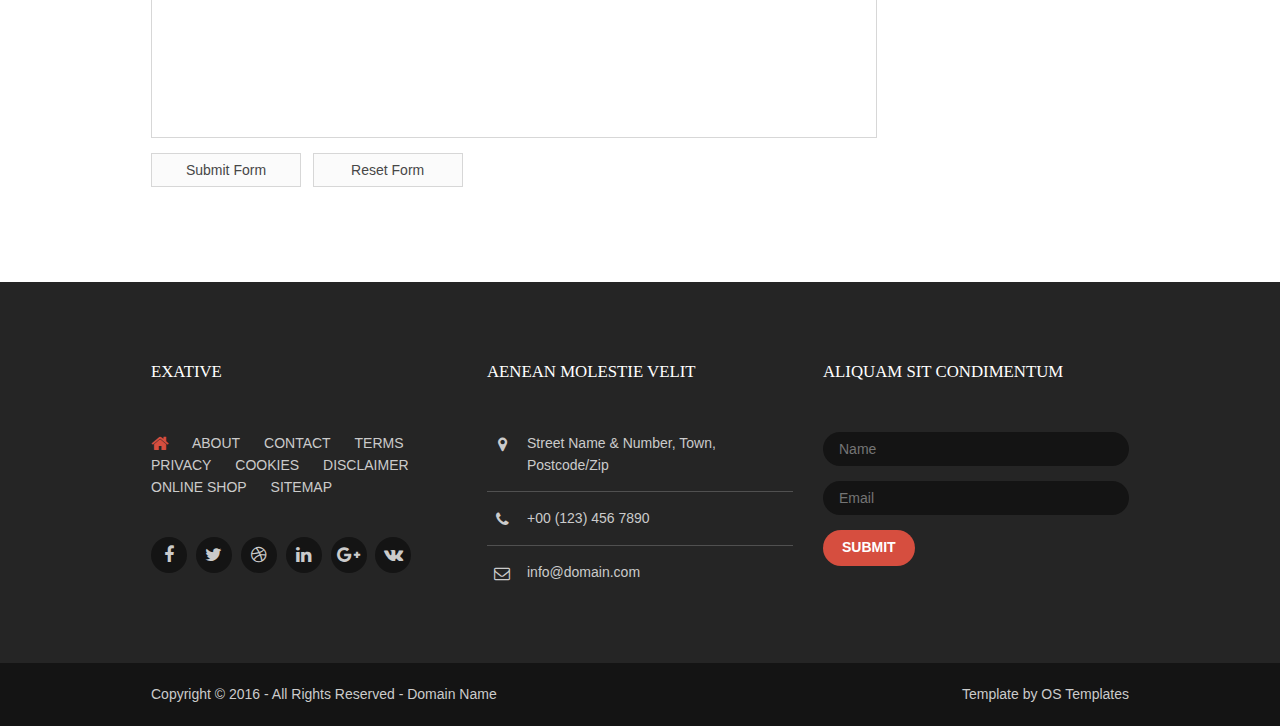
<file: pages/sidebar-right.html>
<!DOCTYPE html>
<!--
Template Name: Exative
Author: <a href="http://www.os-templates.com/">OS Templates</a>
Author URI: http://www.os-templates.com/
Licence: Free to use under our free template licence terms
Licence URI: http://www.os-templates.com/template-terms
-->
<html>
<head>
<title>Exative | Pages | Sidebar Right</title>
<meta charset="utf-8">
<meta name="viewport" content="width=device-width, initial-scale=1.0, maximum-scale=1.0, user-scalable=no">
<link href="../layout/styles/layout.css" rel="stylesheet" type="text/css" media="all">
</head>
<body id="top">
<!-- ################################################################################################ -->
<!-- ################################################################################################ -->
<!-- ################################################################################################ -->
<div class="wrapper row0">
  <div id="topbar" class="hoc clear"> 
    <!-- ################################################################################################ -->
    <div class="fl_left">
      <ul>
        <li><i class="fa fa-phone"></i> +00 (123) 456 7890</li>
        <li><i class="fa fa-envelope-o"></i> info@domain.com</li>
      </ul>
    </div>
    <div class="fl_right">
      <ul>
        <li><a href="#"><i class="fa fa-lg fa-home"></i></a></li>
        <li><a href="#">Login</a></li>
        <li><a href="#">Register</a></li>
      </ul>
    </div>
    <!-- ################################################################################################ -->
  </div>
</div>
<!-- ################################################################################################ -->
<!-- ################################################################################################ -->
<!-- ################################################################################################ -->
<div class="wrapper row1">
  <header id="header" class="hoc clear"> 
    <!-- ################################################################################################ -->
    <div id="logo" class="fl_left">
      <h1><a href="../index.html">Exative</a></h1>
    </div>
    <nav id="mainav" class="fl_right">
      <ul class="clear">
        <li><a href="../index.html">Home</a></li>
        <li class="active"><a class="drop" href="#">Pages</a>
          <ul>
            <li><a href="gallery.html">Gallery</a></li>
            <li><a href="full-width.html">Full Width</a></li>
            <li><a href="sidebar-left.html">Sidebar Left</a></li>
            <li class="active"><a href="sidebar-right.html">Sidebar Right</a></li>
            <li><a href="basic-grid.html">Basic Grid</a></li>
          </ul>
        </li>
        <li><a class="drop" href="#">Dropdown</a>
          <ul>
            <li><a href="#">Level 2</a></li>
            <li><a class="drop" href="#">Level 2 + Drop</a>
              <ul>
                <li><a href="#">Level 3</a></li>
                <li><a href="#">Level 3</a></li>
                <li><a href="#">Level 3</a></li>
              </ul>
            </li>
            <li><a href="#">Level 2</a></li>
          </ul>
        </li>
        <li><a href="#">Link Text</a></li>
        <li><a href="#">Link Text</a></li>
      </ul>
    </nav>
    <!-- ################################################################################################ -->
  </header>
</div>
<!-- ################################################################################################ -->
<!-- ################################################################################################ -->
<!-- ################################################################################################ -->
<div class="wrapper row2">
  <div id="breadcrumb" class="hoc clear"> 
    <!-- ################################################################################################ -->
    <ul>
      <li><a href="#">Home</a></li>
      <li><a href="#">Lorem</a></li>
      <li><a href="#">Ipsum</a></li>
      <li><a href="#">Dolor</a></li>
    </ul>
    <!-- ################################################################################################ -->
  </div>
</div>
<!-- ################################################################################################ -->
<!-- ################################################################################################ -->
<!-- ################################################################################################ -->
<div class="wrapper row3">
  <main class="hoc container clear"> 
    <!-- main body -->
    <!-- ################################################################################################ -->
    <div class="content three_quarter first"> 
      <!-- ################################################################################################ -->
      <h1>&lt;h1&gt; to &lt;h6&gt; - Headline Colour and Size Are All The Same</h1>
      <img class="imgr borderedbox inspace-5" src="../images/demo/imgr.gif" alt="">
      <p>Aliquatjusto quisque nam consequat doloreet vest orna partur scetur portortis nam. Metadipiscing eget facilis elit sagittis felisi eger id justo maurisus convallicitur.</p>
      <p>Dapiensociis <a href="#">temper donec auctortortis cumsan</a> et curabitur condis lorem loborttis leo. Ipsumcommodo libero nunc at in velis tincidunt pellentum tincidunt vel lorem.</p>
      <img class="imgl borderedbox inspace-5" src="../images/demo/imgl.gif" alt="">
      <p>This is a W3C compliant free website template from <a href="http://www.os-templates.com/" title="Free Website Templates">OS Templates</a>. For full terms of use of this template please read our <a href="http://www.os-templates.com/template-terms">website template licence</a>.</p>
      <p>You can use and modify the template for both personal and commercial use. You must keep all copyright information and credit links in the template and associated files. For more website templates visit our <a href="http://www.os-templates.com/">free website templates</a> section.</p>
      <p>Portortornec condimenterdum eget consectetuer condis consequam pretium pellus sed mauris enim. Puruselit mauris nulla hendimentesque elit semper nam a sapien urna sempus.</p>
      <h1>Table(s)</h1>
      <div class="scrollable">
        <table>
          <thead>
            <tr>
              <th>Header 1</th>
              <th>Header 2</th>
              <th>Header 3</th>
              <th>Header 4</th>
            </tr>
          </thead>
          <tbody>
            <tr>
              <td><a href="#">Value 1</a></td>
              <td>Value 2</td>
              <td>Value 3</td>
              <td>Value 4</td>
            </tr>
            <tr>
              <td>Value 5</td>
              <td>Value 6</td>
              <td>Value 7</td>
              <td><a href="#">Value 8</a></td>
            </tr>
            <tr>
              <td>Value 9</td>
              <td>Value 10</td>
              <td>Value 11</td>
              <td>Value 12</td>
            </tr>
            <tr>
              <td>Value 13</td>
              <td><a href="#">Value 14</a></td>
              <td>Value 15</td>
              <td>Value 16</td>
            </tr>
          </tbody>
        </table>
      </div>
      <div id="comments">
        <h2>Comments</h2>
        <ul>
          <li>
            <article>
              <header>
                <figure class="avatar"><img src="../images/demo/avatar.png" alt=""></figure>
                <address>
                By <a href="#">A Name</a>
                </address>
                <time datetime="2045-04-06T08:15+00:00">Friday, 6<sup>th</sup> April 2045 @08:15:00</time>
              </header>
              <div class="comcont">
                <p>This is an example of a comment made on a post. You can either edit the comment, delete the comment or reply to the comment. Use this as a place to respond to the post or to share what you are thinking.</p>
              </div>
            </article>
          </li>
          <li>
            <article>
              <header>
                <figure class="avatar"><img src="../images/demo/avatar.png" alt=""></figure>
                <address>
                By <a href="#">A Name</a>
                </address>
                <time datetime="2045-04-06T08:15+00:00">Friday, 6<sup>th</sup> April 2045 @08:15:00</time>
              </header>
              <div class="comcont">
                <p>This is an example of a comment made on a post. You can either edit the comment, delete the comment or reply to the comment. Use this as a place to respond to the post or to share what you are thinking.</p>
              </div>
            </article>
          </li>
          <li>
            <article>
              <header>
                <figure class="avatar"><img src="../images/demo/avatar.png" alt=""></figure>
                <address>
                By <a href="#">A Name</a>
                </address>
                <time datetime="2045-04-06T08:15+00:00">Friday, 6<sup>th</sup> April 2045 @08:15:00</time>
              </header>
              <div class="comcont">
                <p>This is an example of a comment made on a post. You can either edit the comment, delete the comment or reply to the comment. Use this as a place to respond to the post or to share what you are thinking.</p>
              </div>
            </article>
          </li>
        </ul>
        <h2>Write A Comment</h2>
        <form action="#" method="post">
          <div class="one_third first">
            <label for="name">Name <span>*</span></label>
            <input type="text" name="name" id="name" value="" size="22" required>
          </div>
          <div class="one_third">
            <label for="email">Mail <span>*</span></label>
            <input type="email" name="email" id="email" value="" size="22" required>
          </div>
          <div class="one_third">
            <label for="url">Website</label>
            <input type="url" name="url" id="url" value="" size="22">
          </div>
          <div class="block clear">
            <label for="comment">Your Comment</label>
            <textarea name="comment" id="comment" cols="25" rows="10"></textarea>
          </div>
          <div>
            <input type="submit" name="submit" value="Submit Form">
            &nbsp;
            <input type="reset" name="reset" value="Reset Form">
          </div>
        </form>
      </div>
      <!-- ################################################################################################ -->
    </div>
    <!-- ################################################################################################ -->
    <!-- ################################################################################################ -->
    <div class="sidebar one_quarter"> 
      <!-- ################################################################################################ -->
      <h6>Lorem ipsum dolor</h6>
      <nav class="sdb_holder">
        <ul>
          <li><a href="#">Navigation - Level 1</a></li>
          <li><a href="#">Navigation - Level 1</a>
            <ul>
              <li><a href="#">Navigation - Level 2</a></li>
              <li><a href="#">Navigation - Level 2</a></li>
            </ul>
          </li>
          <li><a href="#">Navigation - Level 1</a>
            <ul>
              <li><a href="#">Navigation - Level 2</a></li>
              <li><a href="#">Navigation - Level 2</a>
                <ul>
                  <li><a href="#">Navigation - Level 3</a></li>
                  <li><a href="#">Navigation - Level 3</a></li>
                </ul>
              </li>
            </ul>
          </li>
          <li><a href="#">Navigation - Level 1</a></li>
        </ul>
      </nav>
      <div class="sdb_holder">
        <h6>Lorem ipsum dolor</h6>
        <address>
        Full Name<br>
        Address Line 1<br>
        Address Line 2<br>
        Town/City<br>
        Postcode/Zip<br>
        <br>
        Tel: xxxx xxxx xxxxxx<br>
        Email: <a href="#">contact@domain.com</a>
        </address>
      </div>
      <div class="sdb_holder">
        <article>
          <h6>Lorem ipsum dolor</h6>
          <p>Nuncsed sed conseque a at quismodo tris mauristibus sed habiturpiscinia sed.</p>
          <ul>
            <li><a href="#">Lorem ipsum dolor sit</a></li>
            <li>Etiam vel sapien et</li>
            <li><a href="#">Etiam vel sapien et</a></li>
          </ul>
          <p>Nuncsed sed conseque a at quismodo tris mauristibus sed habiturpiscinia sed. Condimentumsantincidunt dui mattis magna intesque purus orci augue lor nibh.</p>
          <p class="more"><a href="#">Continue Reading &raquo;</a></p>
        </article>
      </div>
      <!-- ################################################################################################ -->
    </div>
    <!-- ################################################################################################ -->
    <!-- / main body -->
    <div class="clear"></div>
  </main>
</div>
<!-- ################################################################################################ -->
<!-- ################################################################################################ -->
<!-- ################################################################################################ -->
<div class="wrapper row4">
  <footer id="footer" class="hoc clear"> 
    <!-- ################################################################################################ -->
    <div class="one_third first">
      <h6 class="heading">Exative</h6>
      <nav>
        <ul class="nospace">
          <li><a href="#"><i class="fa fa-lg fa-home"></i></a></li>
          <li><a href="#">About</a></li>
          <li><a href="#">Contact</a></li>
          <li><a href="#">Terms</a></li>
          <li><a href="#">Privacy</a></li>
          <li><a href="#">Cookies</a></li>
          <li><a href="#">Disclaimer</a></li>
          <li><a href="#">Online Shop</a></li>
          <li><a href="#">Sitemap</a></li>
        </ul>
      </nav>
      <ul class="faico clear">
        <li><a class="faicon-facebook" href="#"><i class="fa fa-facebook"></i></a></li>
        <li><a class="faicon-twitter" href="#"><i class="fa fa-twitter"></i></a></li>
        <li><a class="faicon-dribble" href="#"><i class="fa fa-dribbble"></i></a></li>
        <li><a class="faicon-linkedin" href="#"><i class="fa fa-linkedin"></i></a></li>
        <li><a class="faicon-google-plus" href="#"><i class="fa fa-google-plus"></i></a></li>
        <li><a class="faicon-vk" href="#"><i class="fa fa-vk"></i></a></li>
      </ul>
    </div>
    <div class="one_third">
      <h6 class="heading">Aenean molestie velit</h6>
      <ul class="nospace linklist contact">
        <li><i class="fa fa-map-marker"></i>
          <address>
          Street Name &amp; Number, Town, Postcode/Zip
          </address>
        </li>
        <li><i class="fa fa-phone"></i> +00 (123) 456 7890</li>
        <li><i class="fa fa-envelope-o"></i> info@domain.com</li>
      </ul>
    </div>
    <div class="one_third">
      <h6 class="heading">Aliquam sit condimentum</h6>
      <form method="post" action="#">
        <fieldset>
          <legend>Newsletter:</legend>
          <input class="btmspace-15" type="text" value="" placeholder="Name">
          <input class="btmspace-15" type="text" value="" placeholder="Email">
          <button type="submit" value="submit">Submit</button>
        </fieldset>
      </form>
    </div>
    <!-- ################################################################################################ -->
  </footer>
</div>
<!-- ################################################################################################ -->
<!-- ################################################################################################ -->
<!-- ################################################################################################ -->
<div class="wrapper row5">
  <div id="copyright" class="hoc clear"> 
    <!-- ################################################################################################ -->
    <p class="fl_left">Copyright &copy; 2016 - All Rights Reserved - <a href="#">Domain Name</a></p>
    <p class="fl_right">Template by <a target="_blank" href="http://www.os-templates.com/" title="Free Website Templates">OS Templates</a></p>
    <!-- ################################################################################################ -->
  </div>
</div>
<!-- ################################################################################################ -->
<!-- ################################################################################################ -->
<!-- ################################################################################################ -->
<a id="backtotop" href="#top"><i class="fa fa-chevron-up"></i></a>
<!-- JAVASCRIPTS -->
<script src="../layout/scripts/jquery.min.js"></script>
<script src="../layout/scripts/jquery.backtotop.js"></script>
<script src="../layout/scripts/jquery.mobilemenu.js"></script>
</body>
</html>
</file>
<file: layout/styles/layout.css>
@charset "utf-8";
/*
Template Name: Exative
Author: <a href="http://www.os-templates.com/">OS Templates</a>
Author URI: http://www.os-templates.com/
Licence: Free to use under our free template licence terms
Licence URI: http://www.os-templates.com/template-terms
File: Layout CSS
*/

@import url("fontawesome-4.6.3.min.css");
@import url("custom.flexslider.css");
@import url("framework.css");


/* Rows
--------------------------------------------------------------------------------------------------------------- */
.row0, .row0 a{}
.row1, .row1 a{}
.row2, .row2 a{}
.row3, .row3 a{}
.row4, .row4 a{}
.row5, .row5 a{}


/* Top Bar
--------------------------------------------------------------------------------------------------------------- */
#topbar{padding:15px 0; font-size:.8rem; text-transform:uppercase;}

#topbar *{margin:0; padding:0; list-style:none;}
#topbar ul li{display:inline-block; margin-right:10px; padding-right:15px; border-right:1px solid;}
#topbar ul li:last-child{margin-right:0; padding-right:0; border-right:none;}
#topbar i{margin:0 5px 0 0; line-height:normal;}


/* Header
--------------------------------------------------------------------------------------------------------------- */
#header{}

#header #logo{margin:15px 0 0 0; display: inline;}
#header #logo h1{margin:0; padding:0; font-size:22px; text-transform:uppercase;}


/* Page Intro
--------------------------------------------------------------------------------------------------------------- */
#pageintro{padding:200px 0; text-align: center;}

#pageintro li article{display:block; max-width:75%; margin:0 auto; text-align:center;}
#pageintro li article *{word-wrap:break-word;}
#pageintro li .heading{margin-bottom:20px; font-size:3rem;}
#pageintro .burning{margin-top: 20px ;margin-bottom:20px; font-size:3rem;}
#pageintro li p:first-of-type{display:block; max-width:75%; margin:0 auto 30px;}
#pageintro li footer{margin-top:80px;}





/* Click to Action
--------------------------------------------------------------------------------------------------------------- */
.cta{padding:50px 0;}

.cta > :first-child{margin-top:10px;}
.cta > :last-child{margin-bottom:0;}/* Used when elements stack in smaller viewports */


/* Content Area
--------------------------------------------------------------------------------------------------------------- */
.container{padding:80px 0;}

/* Content */
.container .content{}

.sectiontitle{display:block; margin-bottom:80px;}
.sectiontitle *{margin:0;}

.latest{}
.latest article{}
.latest article figure{display:block; position:relative; margin-bottom:30px;}
.latest article figure img{}
.latest article figure figcaption{position:absolute; bottom:10px; left:10px; width:50px;}
.latest article figure figcaption *{display:block; margin:0; padding:0; text-align:center; text-transform:uppercase; font-style:normal; line-height:1;}
.latest article figure figcaption time{width:100%;}
.latest article figure figcaption time strong{padding:12px 0; font-size:18px;}
.latest article figure figcaption time em{padding:8px 0;}
.latest article .txtwrap{}
.latest article .txtwrap .heading{margin:0; font-size:1.2rem;}
.latest article .txtwrap .meta{}
.latest article .txtwrap .meta li{display:inline-block; font-size:.8rem;}
.latest article .txtwrap .meta li::after{margin-left:5px; content:"/";}
.latest article .txtwrap .meta li:last-child::after{margin:0; content:"";}
.latest article .txtwrap p{}
.latest article .txtwrap footer{}

/* Comments */
#comments ul{margin:0 0 40px 0; padding:0; list-style:none;}
#comments li{margin:0 0 10px 0; padding:15px;}
#comments .avatar{float:right; margin:0 0 10px 10px; padding:3px; border:1px solid;}
#comments address{font-weight:bold;}
#comments time{font-size:smaller;}
#comments .comcont{display:block; margin:0; padding:0;}
#comments .comcont p{margin:10px 5px 10px 0; padding:0;}

#comments form{display:block; width:100%;}
#comments input, #comments textarea{width:100%; padding:10px; border:1px solid;}
#comments textarea{overflow:auto;}
#comments div{margin-bottom:15px;}
#comments input[type="submit"], #comments input[type="reset"]{display:inline-block; width:auto; min-width:150px; margin:0; padding:8px 5px; cursor:pointer;}

/* Sidebar */
.container .sidebar{}

.sidebar .sdb_holder{margin-bottom:50px;}
.sidebar .sdb_holder:last-child{margin-bottom:0;}


/* Split Box
--------------------------------------------------------------------------------------------------------------- */
.split{}

.split section{display:block; position:relative; float:left; width:50%; padding:100px 50px 100px 0;}
.split section::after{display:block; position:absolute; top:0; left:-1000%; bottom:0; right:100%; content:"";}

.split section .fa-ul{margin:0; padding:0; list-style:none;}
.split section .fa-ul > li{position:relative; margin-bottom:15px; padding-left:30px}
.split section .fa-ul > li:last-child{margin-bottom:0;}
.split section .fa-li{position:absolute; top:2px; left:0; width:auto; font-size:20px;}


/* Testimonial
--------------------------------------------------------------------------------------------------------------- */
#testimonial{}

#testimonial blockquote{display:block; position:relative; width:100%; margin:0 0 50px 0; padding:30px; line-height:1.4; z-index:1;}
#testimonial blockquote::before{display:block; position:absolute; top:-30px; left:30px; width:50px; height:50px; line-height:50px; font-family:"FontAwesome"; font-size:22px; content:"\f10d"; text-align:center; border:1px solid; border-radius:50%;}
#testimonial blockquote::after{display:none;}
#testimonial figure{text-align:center;}
#testimonial figure img{margin-bottom:20px;}
#testimonial figure figcaption{}
#testimonial figure figcaption *{display:block; margin:0; padding:0; line-height:1;}
#testimonial figure figcaption strong{margin-bottom:5px;}
#testimonial figure figcaption br{display:none;}
#testimonial figure figcaption em{font-size:.8rem;}


/* Footer
--------------------------------------------------------------------------------------------------------------- */
#footer{padding:80px 0;}

#footer .heading{margin-bottom:50px; font-size:1.2rem;}

#footer nav{margin-bottom:30px; text-transform:uppercase;}
#footer nav ul{}
#footer nav ul li{display:inline-block; margin-right:20px;}
#footer nav ul li:last-child{margin-right:0;}

#footer .linklist li{display:block; margin-bottom:15px; padding:0 0 15px 0; border-bottom:1px solid;}
#footer .linklist li:last-child{margin:0; padding:0; border:none;}
#footer .linklist li::before, #footer .linklist li::after{display:table; content:"";}
#footer .linklist li, #footer .linklist li::after{clear:both;}

#footer .contact{}
#footer .contact.linklist li, #footer .contact.linklist li:last-child{position:relative; padding-left:40px;}
#footer .contact li *{margin:0; padding:0; line-height:1.6;}
#footer .contact li i{display:block; position:absolute; top:0; left:0; width:30px; font-size:16px; text-align:center;}

#footer input, #footer button{border:1px solid; border-radius:22px;}
#footer input{display:block; width:100%; padding:8px 15px;}
#footer button{padding:8px 18px 10px; text-transform:uppercase; font-weight:700; cursor:pointer;}


/* Copyright
--------------------------------------------------------------------------------------------------------------- */
#copyright{padding:20px 0;}
#copyright *{margin:0; padding:0;}


/* Transition Fade
--------------------------------------------------------------------------------------------------------------- */
*, *::before, *::after{transition:all .3s ease-in-out;}
#mainav form *{transition:none !important;}


/* ------------------------------------------------------------------------------------------------------------ */
/* ------------------------------------------------------------------------------------------------------------ */
/* ------------------------------------------------------------------------------------------------------------ */
/* ------------------------------------------------------------------------------------------------------------ */
/* ------------------------------------------------------------------------------------------------------------ */


/* Navigation
--------------------------------------------------------------------------------------------------------------- */
nav ul, nav ol{margin:0; padding:0; list-style:none;}

#mainav, #breadcrumb, .sidebar nav{line-height:normal;}
#mainav .drop::after, #mainav li li .drop::after, #breadcrumb li a::after, .sidebar nav a::after{position:absolute; font-family:"FontAwesome"; font-size:10px; line-height:10px;}

/* Top Navigation */
#mainav{}
#mainav ul{text-transform:uppercase;}
#mainav ul ul{z-index:9999; position:absolute; width:180px; text-transform:none;}
#mainav ul ul ul{left:180px; top:0;}
#mainav li{display:inline-block; position:relative; margin:0 15px 0 0; padding:0;}
#mainav li:last-child{margin-right:0;}
#mainav li li{width:100%; margin:0;}
#mainav li a{display:block; padding:30px 0;}
#mainav li li a{border:solid; border-width:0 0 1px 0;}
#mainav .drop{padding-left:15px;}
#mainav li li a, #mainav li li .drop{display:block; margin:0; padding:10px 15px;}
#mainav .drop::after, #mainav li li .drop::after{content:"\f0d7";}
#mainav .drop::after{top:35px; left:5px;}
#mainav li li .drop::after{top:15px; left:5px;}
#mainav ul ul{visibility:hidden; opacity:0;}
#mainav ul li:hover > ul{visibility:visible; opacity:1;}

#mainav form{display:none; margin:0; padding:0;}
#mainav form select, #mainav form select option{display:block; cursor:pointer; outline:none;}
#mainav form select{width:100%; padding:5px; border:1px solid;}
#mainav form select option{margin:5px; padding:0; border:none;}

/* Breadcrumb */
#breadcrumb{padding:15px 0;}
#breadcrumb ul{margin:0; padding:0; list-style:none; text-transform:uppercase;}
#breadcrumb li{display:inline-block; margin:0 6px 0 0; padding:0;}
#breadcrumb li a{display:block; position:relative; margin:0; padding:0 12px 0 0; font-size:12px;}
#breadcrumb li a::after{top:3px; right:0; content:"\f101";}
#breadcrumb li:last-child a{margin:0; padding:0;}
#breadcrumb li:last-child a::after{display:none;}

/* Sidebar Navigation */
.sidebar nav{display:block; width:100%;}
.sidebar nav li{margin:0 0 3px 0; padding:0;}
.sidebar nav a{display:block; position:relative; margin:0; padding:5px 10px 5px 15px; text-decoration:none; border:solid; border-width:0 0 1px 0;}
.sidebar nav a::after{top:9px; left:5px; content:"\f101";}
.sidebar nav ul ul a{padding-left:35px;}
.sidebar nav ul ul a::after{left:25px;}
.sidebar nav ul ul ul a{padding-left:55px;}
.sidebar nav ul ul ul a::after{left:45px;}

/* Pagination */
.pagination{display:block; width:100%; text-align:center; clear:both;}
.pagination li{display:inline-block; margin:0 2px 0 0;}
.pagination li:last-child{margin-right:0;}
.pagination a, .pagination strong{display:block; padding:8px 11px; border:1px solid; background-clip:padding-box; font-weight:normal;}

/* Back to Top */
#backtotop{z-index:999; display:inline-block; position:fixed; visibility:hidden; bottom:20px; right:20px; width:36px; height:36px; line-height:36px; font-size:16px; text-align:center; opacity:.2;}
#backtotop i{display:block; width:100%; height:100%; line-height:inherit;}
#backtotop.visible{visibility:visible; opacity:.5;}
#backtotop:hover{opacity:1;}


/* Tables
--------------------------------------------------------------------------------------------------------------- */
table, th, td{border:1px solid; border-collapse:collapse; vertical-align:top;}
table, th{table-layout:auto;}
table{width:100%; margin-bottom:15px;}
th, td{padding:5px 8px;}
td{border-width:0 1px;}


/* Gallery
--------------------------------------------------------------------------------------------------------------- */
#gallery{display:block; width:100%; margin-bottom:50px;}
#gallery figure figcaption{display:block; width:100%; clear:both;}
#gallery li{margin-bottom:30px;}


/* Font Awesome Social Icons
--------------------------------------------------------------------------------------------------------------- */
.faico{margin:0; padding:0; list-style:none;}
.faico li{display:inline-block; margin:8px 5px 0 0; padding:0; line-height:normal;}
.faico li:last-child{margin-right:0;}
.faico a{display:inline-block; width:36px; height:36px; line-height:36px; font-size:18px; text-align:center; border-radius:50%; background-clip:padding-box;}

.faico a{color:inherit; background-color:#141414;}
.faico a:hover{color:#FFFFFF;}

.faicon-dribble:hover{background-color:#EA4C89;}
.faicon-facebook:hover{background-color:#3B5998;}
.faicon-google-plus:hover{background-color:#DB4A39;}
.faicon-linkedin:hover{background-color:#0E76A8;}
.faicon-twitter:hover{background-color:#00ACEE;}
.faicon-vk:hover{background-color:#4E658E;}


/* ------------------------------------------------------------------------------------------------------------ */
/* ------------------------------------------------------------------------------------------------------------ */
/* ------------------------------------------------------------------------------------------------------------ */
/* ------------------------------------------------------------------------------------------------------------ */
/* ------------------------------------------------------------------------------------------------------------ */


/* Colours
--------------------------------------------------------------------------------------------------------------- */
body{color:#7F7F7F; background-color:#141414;}
a{color:#D64E3F;}
a:active, a:focus{background:transparent;}/* IE10 + 11 Bugfix - prevents grey background */
hr, .borderedbox{border-color:#D7D7D7;}
label span{color:#FF0000; background-color:inherit;}
input:focus, textarea:focus, *:required:focus{border-color:#D64E3F;}
.overlay{color:#FFFFFF; background-color:inherit;}
.overlay::after{color:inherit; background-color:rgba(0,0,0,.55);}

.btn, .btn.inverse:hover, a .icon.fa, a.inverse:hover .icon.fa{color:#FFFFFF; background-color:#D64E3F; border-color:#D64E3F;}
.btn:hover, .btn.inverse, a:hover .icon.fa, a.inverse .icon.fa{color:inherit; background-color:transparent; border-color:inherit;}


/* Rows */
.row0, .row0 a{color:#474747; background-color:#FFFFFF;}
.row1{color:#FFFFFF; background-color:rgba(214,78,63,.3);}
.row2{color:#474747; background-color:#F7F7F7;}
.row3{color:#474747; background-color:#FFFFFF;}
.row4{color:#CBCBCB; background-color:#252525;}
.row5, .row5 a{color:#CBCBCB; background-color:#141414;}
.row3 .founders .rounded img{padding: 10%; border-radius: 50%;}
.row3 main .clear ul li article h6{text-align: center;}


.coloured{color:#FFFFFF; background:linear-gradient(to top,#A22F22,#D64E3F);}
.coloured .btn{color:#D64E3F; background-color:#FFFFFF;}
.coloured .btn:hover{color:inherit; background-color:transparent; border-color:inherit;}


/* Top Bar */
#topbar, #topbar ul li{border-color:rgba(0,0,0,.1);}
#topbar > div:last-of-type li:first-child a{color:#D64E3F;}


/* Header */
#header #logo a{color:inherit;}


/* Split Box */
.split section, .split section::after{color:#FFFFFF; background-color:rgba(0,0,0,.55);}
.split section .fa-ul .fa-li{color:#D64E3F;}


/* Content Area */
.latest article figure figcaption{color:#FFFFFF;}
.latest article figure figcaption time strong{background-color:#D64E3F;}
.latest article figure figcaption time em{background-color:#A22F22;}


/* Testimonial */
#testimonial blockquote{color:#FFFFFF; background-color:rgba(214,78,63,.3);/* #D64E3F */}
#testimonial blockquote::before{color:#FFFFFF; background-color:#D64E3F; border-color:#D64E3F;}


/* Footer */
#footer .heading{color:#FFFFFF;}

#footer nav a{color:inherit;}
#footer nav li:first-child a, #footer nav a:hover{color:#D64E3F;}

#footer .linklist li{border-color:rgba(255,255,255,.2);}

#footer input, #footer button{border-color:transparent;}
#footer input{color:#FFFFFF; background-color:#141414;}
#footer input:focus{border-color:#D64E3F;}
#footer button{color:#FFFFFF; background-color:#D64E3F;}


/* Navigation */
#mainav li a{color:inherit;}
#mainav .active a, #mainav a:hover, #mainav li:hover > a{color:#D64E3F; background-color:inherit;}
#mainav li li a, #mainav .active li a{color:#FFFFFF; background-color:rgba(0,0,0,.6); border-color:rgba(0,0,0,.6);}
#mainav li li:hover > a, #mainav .active .active > a{color:#FFFFFF; background-color:#D64E3F;}
#mainav form select{color:#FFFFFF; background-color:#000000; border-color:rgba(136,136,136,.5);/* #888888 */}

#breadcrumb a{color:inherit; background-color:inherit;}
#breadcrumb li:last-child a{color:#D64E3F;}

.container .sidebar nav a{color:inherit; border-color:#D7D7D7;}
.container .sidebar nav a:hover{color:#D64E3F;}

.pagination a, .pagination strong{border-color:#D7D7D7;}
.pagination .current *{color:#FFFFFF; background-color:#D64E3F;}

#backtotop{color:#FFFFFF; background-color:#D64E3F;}


/* Tables + Comments */
table, th, td, #comments .avatar, #comments input, #comments textarea{border-color:#D7D7D7;}
#comments input:focus, #comments textarea:focus, #comments *:required:focus{border-color:#D64E3F;}
th{color:#FFFFFF; background-color:#373737;}
tr, #comments li, #comments input[type="submit"], #comments input[type="reset"]{color:inherit; background-color:#FBFBFB;}
tr:nth-child(even), #comments li:nth-child(even){color:inherit; background-color:#F7F7F7;}
table a, #comments a{background-color:inherit;}


/* ------------------------------------------------------------------------------------------------------------ */
/* ------------------------------------------------------------------------------------------------------------ */
/* ------------------------------------------------------------------------------------------------------------ */
/* ------------------------------------------------------------------------------------------------------------ */
/* ------------------------------------------------------------------------------------------------------------ */


/* Media Queries
--------------------------------------------------------------------------------------------------------------- */
@-ms-viewport{width:device-width;}


/* Max Wrapper Width - Laptop, Desktop etc.
--------------------------------------------------------------------------------------------------------------- */
@media screen and (min-width:978px){
	.hoc{max-width:978px;}
}


/* Mobile Devices
--------------------------------------------------------------------------------------------------------------- */
@media screen and (max-width:900px){
	.hoc{max-width:90%;}

	#topbar{}

	#header{padding:30px 0;}
	#header #logo{margin-top:3px;}

	#mainav{}
	#mainav ul{display:none;}
	#mainav form{display:block;}

	#breadcrumb{}

	.container{}
	#comments input[type="reset"]{margin-top:10px;}
	.pagination li{display:inline-block; margin:0 5px 5px 0;}

	#footer{}

	#copyright{}
	#copyright p:first-of-type{margin-bottom:10px;}
}


@media screen and (max-width:750px){
	.imgl, .imgr{display:inline-block; float:none; margin:0 0 10px 0;}
	.fl_left, .fl_right{display:block; float:none;}
	.one_half, .one_third, .two_third, .one_quarter, .two_quarter, .three_quarter{display:block; float:none; width:auto; margin:0 0 30px 0; padding:0;}

	#topbar{text-align:center;}
	#topbar ul{margin:0 0 15px 0;}
	#topbar div:last-child ul{margin:0;}

	#header{text-align:center;}
	#header #logo{margin:0 0 15px 0;}

	.cta > :first-child{margin-top:0;}

	.container, #footer{padding-bottom:50px;}/* Not neccessary - just looks better */
}


@media screen and (max-width:450px){
	#topbar ul li{margin-bottom:2px; padding-right:0; border-right:none;}
}


/* Other
--------------------------------------------------------------------------------------------------------------- */
@media screen and (max-width:650px){
	.scrollable{display:block; width:100%; margin:0 0 30px 0; padding:0 0 15px 0; overflow:auto; overflow-x:scroll;}
	.scrollable table{margin:0; padding:0; white-space:nowrap;}

	.inline li{display:block; margin-bottom:10px;}
	.pushright li{margin-right:0;}

	.font-x2{font-size:1.4rem;}
	.font-x3{font-size:1.6rem;}

	#pageintro li article, #pageintro li p:first-of-type{max-width:none; width:100%;}
	#pageintro li .heading{font-size:1.6rem;}
	#pageintro .burning{font-size:1.6rem;}

	.hoc.split{max-width:none; width:100%;}
	.split section{float:none; width:100%; padding:10% 5%;}
}
</file>
<file: js/burn-master/demo/css/style.css>
.burn-holder{
  background: black;
  font-weight: bold;
  overflow: hidden;
  padding: 10px;
}
.burning {
  color: white;
  font-size: 40px;
}
</file>
